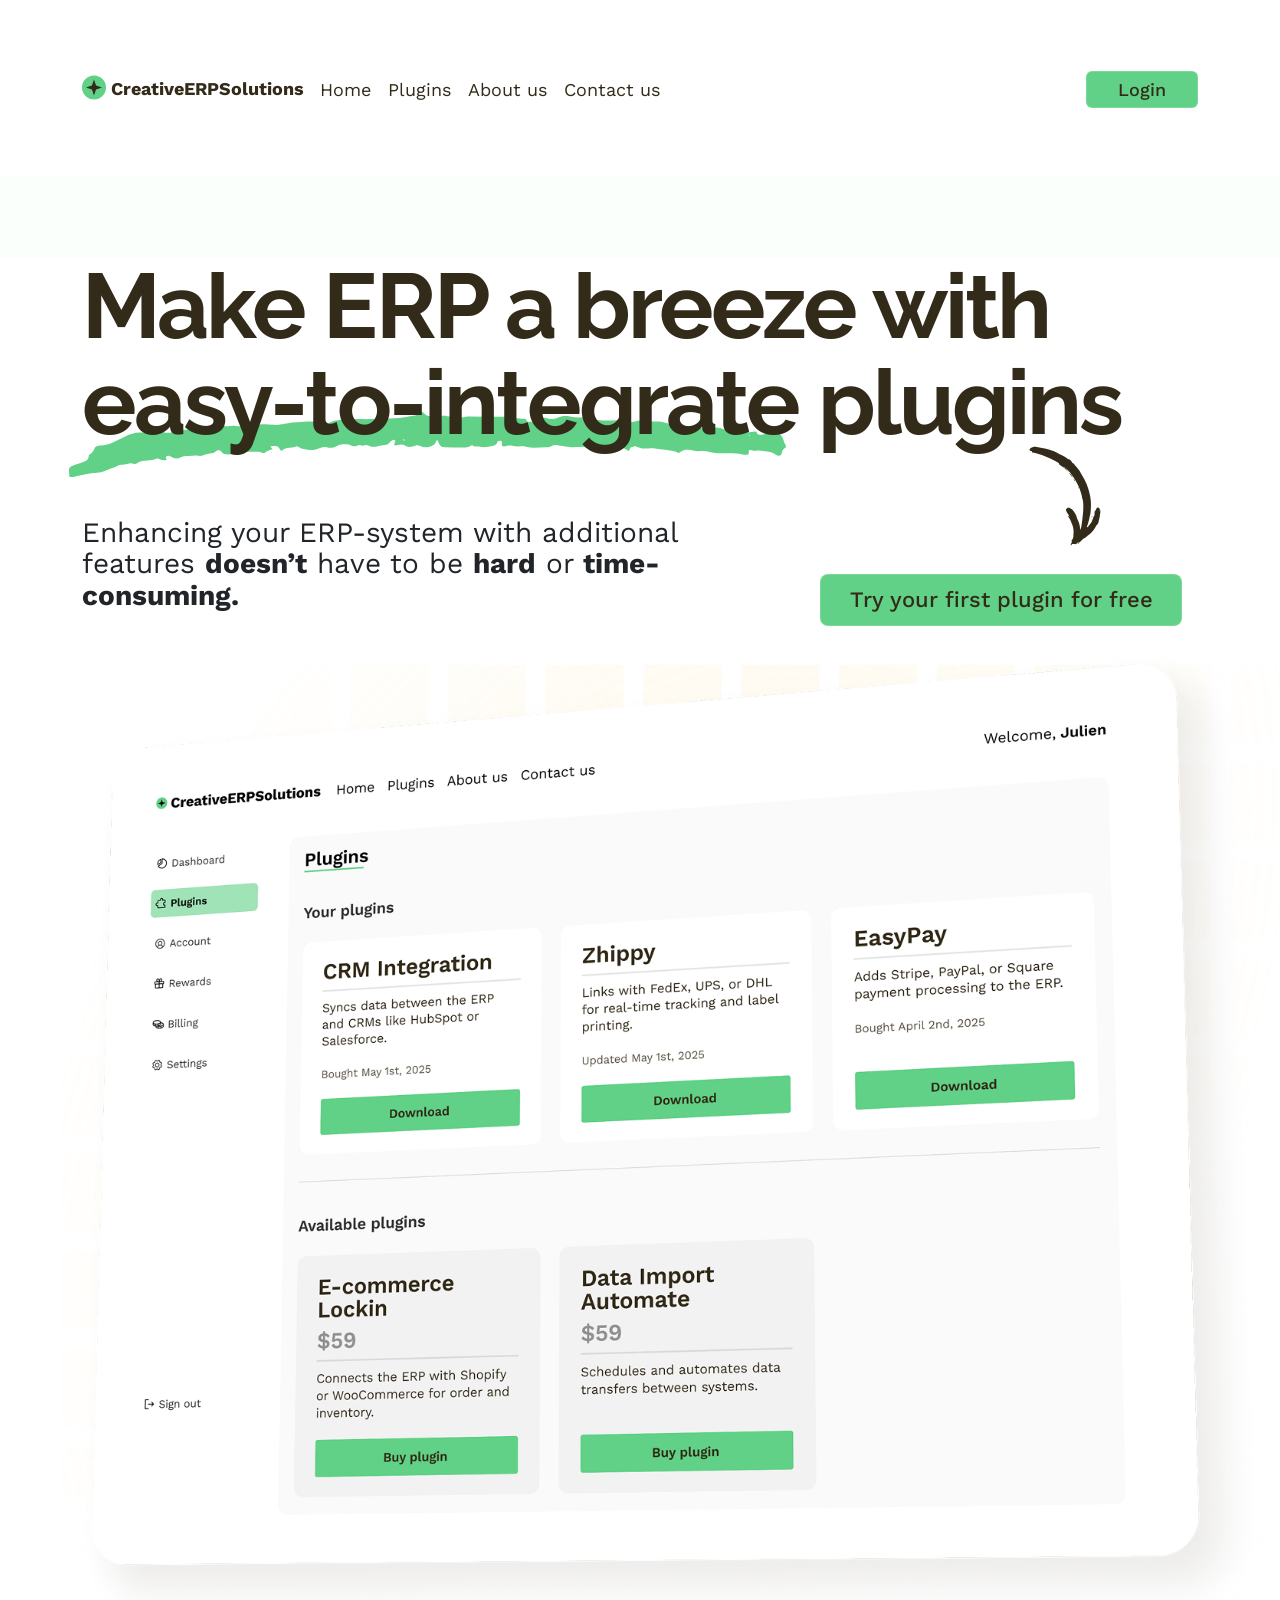
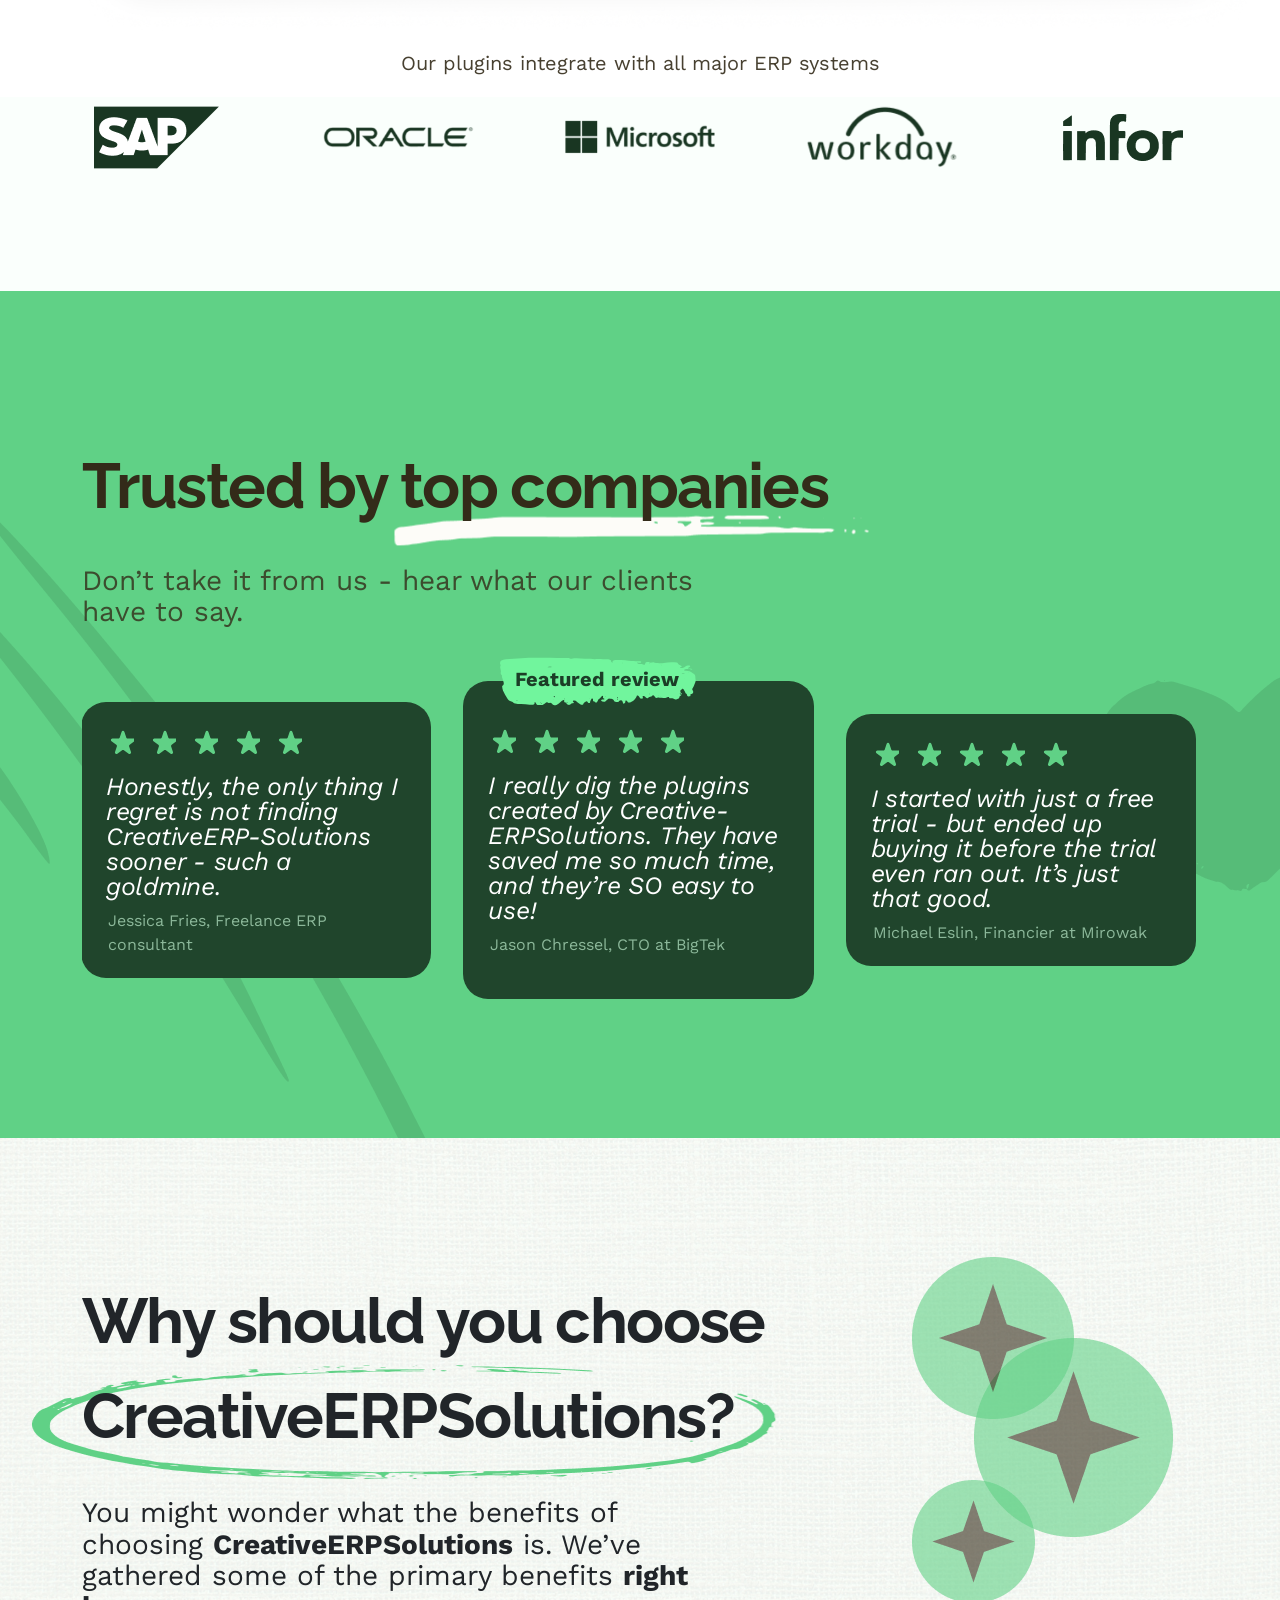
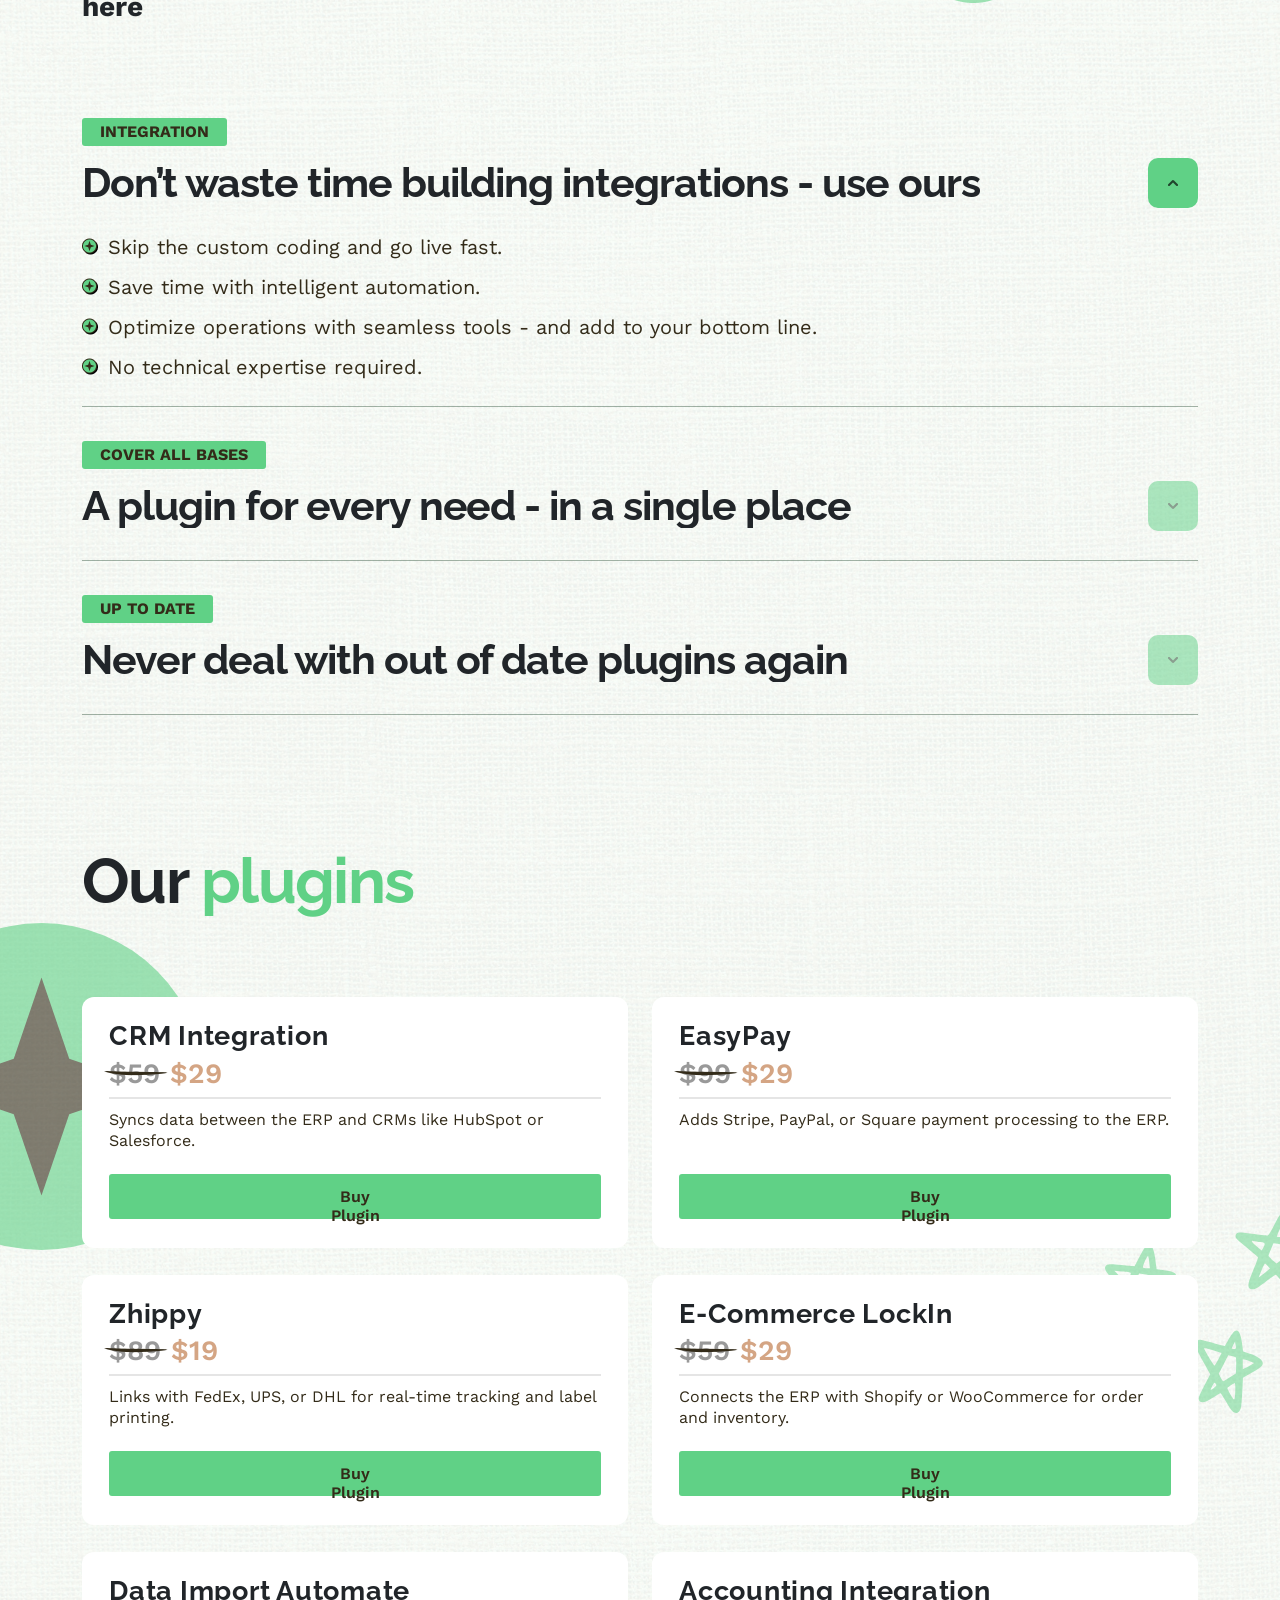
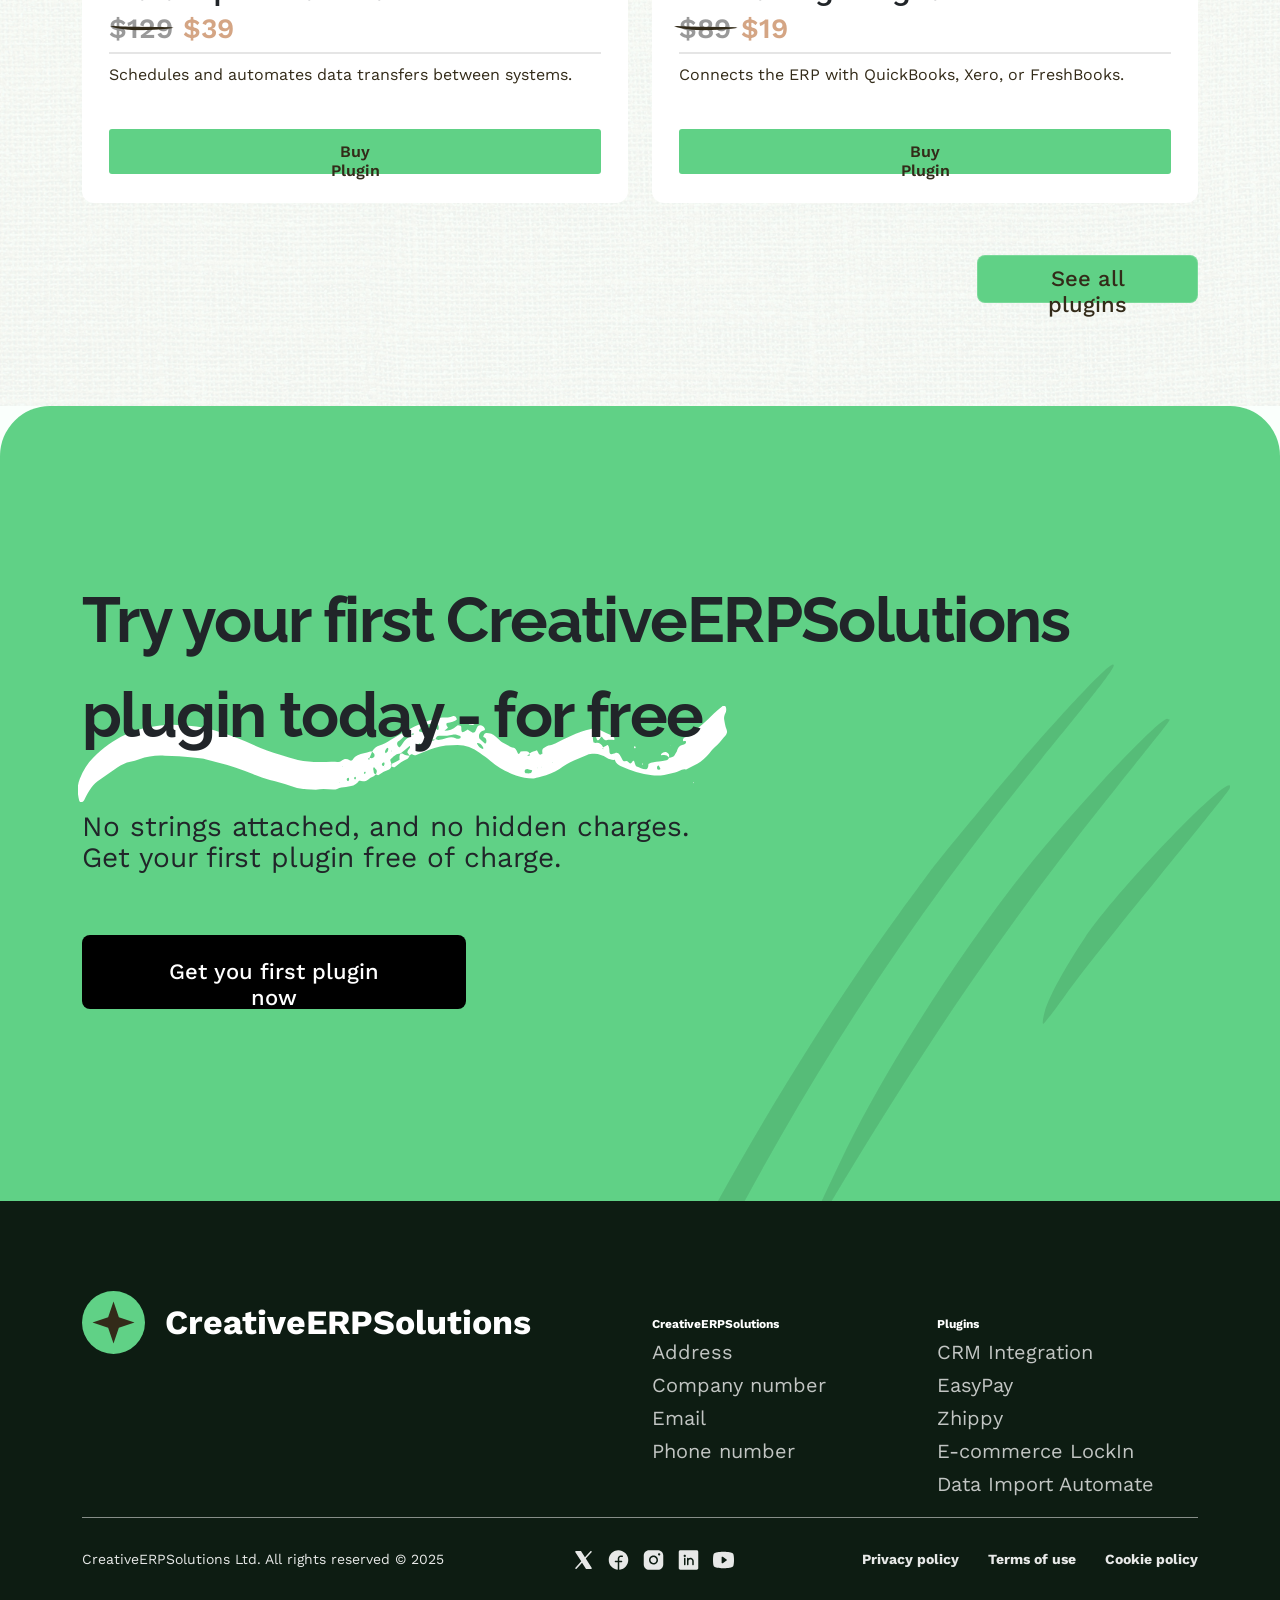
<file: index.html>
<!DOCTYPE html>
<html lang="en">
<head>
<title>CreativeERPSolutions</title>
<link rel="icon" href="images/icon.png" />
<meta charset="utf-8">
<meta http-equiv="X-UA-Compatible" content="IE=edge">
<meta name="description" content="CreativeERPSolutions Project">
<meta name="viewport" content="width=device-width, initial-scale=1">
<link rel="stylesheet" type="text/css" href="styles/bootstrap-5.3.3/bootstrap.min.css">
<link rel="stylesheet" href="https://cdn.jsdelivr.net/npm/bootstrap-icons@1.11.3/font/bootstrap-icons.min.css">
<link rel="stylesheet" type="text/css" href="plugins/OwlCarousel2-2.3.4/owl.carousel.css">
<link rel="stylesheet" type="text/css" href="plugins/OwlCarousel2-2.3.4/owl.theme.default.css">
<link rel="stylesheet" type="text/css" href="plugins/OwlCarousel2-2.3.4/animate.css">
<link rel="stylesheet" type="text/css" href="styles/main_styles.css">
<link rel="stylesheet" type="text/css" href="styles/responsive.css">
</head>
<body>
    <!-- Outer wrapper container for the website -->
     <div class="super_container">
        <!-- Header -->
        <header class="header">
            <div class="container">
                <div class="row">
                    <div class="col">
                        <div class="main_nav_container d-flex flex-row align-items-center justify-content-start">
                            <nav class="navbar navbar-expand-md trans_200" id="main_nav">
                                <div class="navbar-header main_nav_logo">
                                    <a href="#" class="d-flex flex-row align-items-center justify-content-start">
                                        <!-- LOGO -->
                                        <div class="nav_logo">
                                            <img src="images/logo.svg" alt="">
                                        </div>
                                        <div class="brand_text">CreativeERPSolutions</div>
                                    </a>
                                </div>
                                <div class="collapse navbar-collapse nav_links">
                                    <ul class="d-flex flex-row justify-content-start">
                                        <li><a href="#">Home</a></li>
                                        <li><a href="#">Plugins</a></li>
                                        <li><a href="#">About us</a></li>
                                        <li><a href="#">Contact us</a></li>
                                    </ul>
                                </div>
                            </nav>
                            
                            <button id="login_button" class="login_button d-flex flex-row align-items-center justify-content-center ml-a d-none d-sm-block">
                                <span>Login</span>
                            </button>
                            
                            <!-- Hamburger Button -->
                            <button class="navbar-toggler d-sm-none d-sm-block" type="button" data-bs-toggle="collapse" data-bs-target="#navbarNav">
                                <span class="navbar-toggler-default">
                                    <i class="bi-list"></i>
                                </span>
                                <span class="navbar-toggler-toggled">
                                    <i class="bi-x"></i>
                                </span>
                            </button>
                        </div>
                    </div>
                </div>
            </div>
        </header>
        <!-- Menu -->
        <div class="menu trans_400">
            <div class="main_links ">
                <ul class="d-flex flex-column">
                    <li>
                        <a href="#">
                            <span>Home</span>
                        </a>
                    </li>
                    <li>
                        <a href="#">
                            <span>Plugins</span>
                        </a>
                    </li>
                    <li class="active">
                        <a href="#">
                            <span>About us</span>
                        </a>
                    </li>
                    <li>
                        <a href="#">
                            <span>Contact us</span>
                        </a>
                    </li>
                </ul>
                <button class="menu_button" id="menu_button"><span>Login</span></button>
            </div>
        </div>
        <!-- Home Section -->
         <div class="home_section d-flex flex-column">
            <!-- Hero Section -->
            <section class="hero_section">
                <div class="container">
                    <div class="row">
                        <div class="col">
                            <div class="hero_title_container">
                                <h1 class="hero_title">Make ERP a breeze with <span>easy-to-integrate<img src="images/vector_1.svg" alt="green vector image" class="hero_vector_1"></span> plugins</h1>
                            </div>
                            <p class="hero_description section_subtitle">Enhancing your ERP-system with additional features <span>doesn’t</span> have to be <span>hard</span> or <span>time-consuming.</span></p>
                            <div class="hero_CTA trans_200 d-none d-sm-block">
                                <img class="hero_vector_2" src="images/vector_2.svg" alt="">
                                <a href="#">
                                    <span>Try your first plugin for free</span>
                                </a>
                            </div>
                        </div>
                    </div>
                </div>
            </section>

            <!-- Hero Dashboard Image -->
            <section class="hero_dashboard_image_section">
                <div class="container-fluid">
                    <div class="row">
                        <div class="col">
                            <div class="hero_dashboard_image d-flex justify-content-center">
                                <img src="images/Dashboard-Image-3.png" alt="">
                            </div>
                            <div class="hero_CTA_2_container">
                                <div class="hero_CTA hero_CTA_2 trans_200 d-sm-none d-sm-block">
                                    <img class="hero_vector_2" src="images/vector_2.svg" alt="">
                                    <a href="#">
                                        <span>Try your first plugin for free</span>
                                    </a>
                                </div>
                            </div>
                        </div>
                    </div>
                </div>
            </section>
         </div>

         <!-- BRANDS -->
          <section class="brands">
            <div class="container">
                <div class="row">
                    <div class="col">
                        <p class="brands_title">Our plugins integrate with all major ERP systems</p>
                        <div class="brands_slider_container">
                            <div class="owl-carousel owl-theme brands_slider" id="brands_slider">

                                <!-- Slide -->
                                <div>
                                    <img src="images/brand - SAP logo.png" alt="">
                                </div>
                                <!-- Slide -->
                                <div>
                                    <img src="images/brand - Oracle.png" alt="">
                                </div>
                                <!-- Slide -->
                                <div>
                                    <img src="images/brand - Microsoft (logo — Black).png" alt="">
                                </div>
                                <!-- Slide -->
                                <div>
                                    <img src="images/brand - Workday logo.png" alt="">
                                </div>
                                <!-- Slide -->
                                <div>
                                    <img src="images/brand - infor-1 logo.png" alt="">
                                </div>

                            </div>
                        </div>
                    </div>
                </div>
            </div>
          </section>

          <!-- TESTIMONIALS -->
           <section class="testimonials">
                <div class="container z-1">
                    <div class="row">
                        <div class="col">
                            <div class="testimonials_title_container">
                                <h2>Trusted by <span>top companies<img src="images/vector_3.png" alt="white underline svg"></span></h2>
                                <p>Don’t take it from us - hear what our clients have to say.</p>
                            </div>
                            <div class="testimonials_slider_container">
                                <div class="owl-carousel owl-theme" id="testimonials_slider">
                                    <!-- Slide -->
                                     <div>
                                        <div class="testimonial">
                                            <!-- Rating - change the number in rating_1 class to 1-5 -->
                                            <div class="rating rating_5 d-flex flex-row"><div></div><div></div><div></div><div></div><div></div></div>
                                            <div class="t-text text-white">Honestly, the only thing I regret is not finding CreativeERP-Solutions sooner - such a goldmine.</div>
                                            <p>Jessica Fries, Freelance ERP consultant</p>
                                        </div>
                                     </div>
                                     <!-- Slide -->
                                     <div>
                                        <div class="testimonial featured">
                                            <!-- Rating - change the number in rating_1 class to 1-5 -->
                                            <div class="rating rating_5 d-flex flex-row"><div></div><div></div><div></div><div></div><div></div></div>
                                            <div class="t-text text-white">I really dig the plugins created by Creative-ERPSolutions. They have saved me so much time, and they’re SO easy to use!</div>
                                            <p>Jason Chressel, CTO at BigTek</p>
                                            <div class="feat d-flex flex-column align-items-center justify-content-center">
                                                <span>Featured review</span>
                                            </div>
                                        </div>
                                     </div>
                                     <!-- Slide -->
                                     <div>
                                        <div class="testimonial">
                                            <!-- Rating - change the number in rating_1 class to 1-5 -->
                                            <div class="rating rating_5 d-flex flex-row"><div></div><div></div><div></div><div></div><div></div></div>
                                            <div class="t-text text-white">I started with just a free trial - but ended up buying it before the trial even ran out. It’s just that good.</div>
                                            <p>Michael Eslin, Financier at Mirowak</p>
                                        </div>
                                     </div>
                                </div>
                                <div class="test_decor_vector_1">
                                    <img src="images/test_decor_vector_1.png" alt="">
                                </div>
                            </div>
                        </div>
                    </div>
                </div>
                <div class="test_decor_vector_2">
                    <img src="images/test_decor.png" alt="">
                </div>
           </section>

           <!-- Why Choose -->
            <section class="why_choose">
                <div class="background_image" style="background-image:url(images/background.jpg)"></div>
                <div class="container">
                    <div class="row">
                        <div class="col">
                            <!-- Headline -->
                            <div class="why_choose_title_container">
                                <h2>Why should you choose</h2>
                                <h2 class="circled"><span>CreativeERPSolutions?</span></h2>
                                <p class="why_choose_subtitle section_subtitle">You might wonder what the benefits of choosing <span>CreativeERPSolutions</span> is. We’ve gathered some of the primary benefits <span>right here</span></p>
                                <div class="why_choose_decoration">
                                    <img src="images/decoration_circles.png" alt="">
                                </div>
                            </div>
                            <!-- Reasons -->
                            <div class="reasons_container">
                                <!-- Accordions -->
                                <div class="accordions">
                                    <!-- Accordion -->
                                    <div class="accordion_container">
                                        <div class="accordion_badge">Integration</div>
                                        <div class="accordion d-flex flex-row align-items-center justify-content-between active">
                                            <div><h3>Don’t waste time building integrations - use ours</h3></div>
                                            <div class="accordion_arrow d-flex flex-column align-items-center justify-content-center">
                                                <img src="images/arrow_small.png" alt="Small Arrow PNG">
                                            </div>
                                        </div>
                                        <div class="accordion_panel">
                                            <div>
                                                <ul>
                                                    <li class="d-flex flex-row align-items-center"><img src="images/frame 32.png" alt="">Skip the custom coding and go live fast.</li>
                                                    <li class="d-flex flex-row align-items-center"><img src="images/frame 32.png" alt="">Save time with intelligent automation.</li>
                                                    <li class="d-flex flex-row align-items-center"><img src="images/frame 32.png" alt="">Optimize operations with seamless tools - and add to your bottom line.</li>
                                                    <li class="d-flex flex-row align-items-center"><img src="images/frame 32.png" alt="">No technical expertise required.</li>
                                                </ul>
                                            </div>
                                        </div>
                                    </div>
                                    <!-- Accordion -->
                                    <div class="accordion_container">
                                        <div class="accordion_badge">Cover all bases</div>
                                        <div class="accordion d-flex flex-row align-items-center justify-content-between">
                                            <div><h3>A plugin for every need - in a single place</h3></div>
                                            <div class="accordion_arrow d-flex flex-column align-items-center justify-content-center">
                                                <img src="images/arrow_small.png" alt="Small Arrow PNG">
                                            </div>
                                        </div>
                                        <div class="accordion_panel">
                                            <div>
                                                <ul>
                                                    <li class="d-flex flex-row align-items-center"><img src="images/frame 32.png" alt="">Skip the custom coding and go live fast.</li>
                                                    <li class="d-flex flex-row align-items-center"><img src="images/frame 32.png" alt="">Save time with intelligent automation.</li>
                                                    <li class="d-flex flex-row align-items-center"><img src="images/frame 32.png" alt="">Optimize operations with seamless tools - and add to your bottom line.</li>
                                                    <li class="d-flex flex-row align-items-center"><img src="images/frame 32.png" alt="">No technical expertise required.</li>
                                                </ul>
                                            </div>
                                        </div>
                                    </div>
                                    <!-- Accordion -->
                                    <div class="accordion_container">
                                        <div class="accordion_badge">Up to date</div>
                                        <div class="accordion d-flex flex-row align-items-center justify-content-between">
                                            <div><h3>Never deal with out of date plugins again</h3></div>
                                            <div class="accordion_arrow d-flex flex-column align-items-center justify-content-center">
                                                <img src="images/arrow_small.png" alt="Small Arrow PNG">
                                            </div>
                                        </div>
                                        <div class="accordion_panel">
                                            <div>
                                                <ul>
                                                    <li class="d-flex flex-row align-items-center"><img src="images/frame 32.png" alt="">Skip the custom coding and go live fast.</li>
                                                    <li class="d-flex flex-row align-items-center"><img src="images/frame 32.png" alt="">Save time with intelligent automation.</li>
                                                    <li class="d-flex flex-row align-items-center"><img src="images/frame 32.png" alt="">Optimize operations with seamless tools - and add to your bottom line.</li>
                                                    <li class="d-flex flex-row align-items-center"><img src="images/frame 32.png" alt="">No technical expertise required.</li>
                                                </ul>
                                            </div>
                                        </div>
                                    </div>
                                </div>
                            </div>
                        </div>
                    </div>
                </div>
            </section>
            
            <!-- Our Plugins -->
             <section class="plugins">
                <div class="background_image" style="background-image:url(images/background.jpg)"></div>
                <div class="container">
                    <div class="row">
                        <div class="col">
                            <div class="plugins_title_container">
                                <h2>Our <span>plugins</span></h2>
                            </div>
                        </div>
                    </div>
                    <div class="row plugins_container">
                        <div class="plugins_decoration_1"><img src="images/plugins_decor_1.svg" alt="A star inside a circle decorative image."></div>
                        <div class="plugins_decoration_2"><img src="images/plugins_decor_2.svg" alt="3 decorative stars"></div>
                        <!-- Plugin -->
                         <div class="col-xxl-4 col-md-6 col-12">
                            <div class="plugin">
                                <div class="plugin_title">
                                    <h4>CRM Integration</h4>
                                </div>
                                <div class="plugin_price">
                                    <span>$59</span><span>$29</span>
                                </div>
                                <div class="plugin_description">
                                    <p>Syncs data between the ERP and CRMs like HubSpot or Salesforce.</p>
                                </div>
                                <button class="buy_plugin_button d-flex flex-row align-items-center justify-content-center"><span>Buy Plugin</span></button>
                            </div>
                         </div>
                         <!-- Plugin -->
                         <div class="col-xxl-4 col-md-6 col-12">
                            <div class="plugin">
                                <div class="plugin_title">
                                    <h4>EasyPay</h4>
                                </div>
                                <div class="plugin_price">
                                    <span>$99</span><span>$29</span>
                                </div>
                                <div class="plugin_description">
                                    <p>Adds Stripe, PayPal, or Square payment processing to the ERP.</p>
                                </div>
                                <button class="buy_plugin_button d-flex flex-row align-items-center justify-content-center"><span>Buy Plugin</span></button>
                            </div>
                         </div>
                         <!-- Plugin -->
                         <div class="col-xxl-4 col-md-6 col-12">
                            <div class="plugin">
                                <div class="plugin_title">
                                    <h4>Zhippy</h4>
                                </div>
                                <div class="plugin_price">
                                    <span>$89</span><span>$19</span>
                                </div>
                                <div class="plugin_description">
                                    <p>Links with FedEx, UPS, or DHL for real-time tracking and label printing.</p>
                                </div>
                                <button class="buy_plugin_button d-flex flex-row align-items-center justify-content-center"><span>Buy Plugin</span></button>
                            </div>
                         </div>
                         <!-- Plugin -->
                         <div class="col-xxl-4 col-md-6 col-12">
                            <div class="plugin">
                                <div class="plugin_title">
                                    <h4>E-Commerce LockIn</h4>
                                </div>
                                <div class="plugin_price">
                                    <span>$59</span><span>$29</span>
                                </div>
                                <div class="plugin_description">
                                    <p>Connects the ERP with Shopify or WooCommerce for order and inventory.</p>
                                </div>
                                <button class="buy_plugin_button d-flex flex-row align-items-center justify-content-center"><span>Buy Plugin</span></button>
                            </div>
                         </div>
                         <!-- Plugin -->
                         <div class="col-xxl-4 col-md-6 col-12">
                            <div class="plugin">
                                <div class="plugin_title">
                                    <h4>Data Import Automate</h4>
                                </div>
                                <div class="plugin_price">
                                    <span>$129</span><span>$39</span>
                                </div>
                                <div class="plugin_description">
                                    <p>Schedules and automates data transfers between systems.</p>
                                </div>
                                <button class="buy_plugin_button d-flex flex-row align-items-center justify-content-center"><span>Buy Plugin</span></button>
                            </div>
                         </div>
                         <!-- Plugin -->
                         <div class="col-xxl-4 col-md-6 col-12">
                            <div class="plugin">
                                <div class="plugin_title">
                                    <h4>Accounting Integration</h4>
                                </div>
                                <div class="plugin_price">
                                    <span>$89</span><span>$19</span>
                                </div>
                                <div class="plugin_description">
                                    <p>Connects the ERP with QuickBooks, Xero, or FreshBooks.</p>
                                </div>
                                <button class="buy_plugin_button d-flex flex-row align-items-center justify-content-center"><span>Buy Plugin</span></button>
                            </div>
                         </div>
                    </div>
                    <div class="row plugins_link_button_container">
                        <div class="col">
                            <div class="d-flex flex-row justify-content-sm-end justify-content-center">
                                <button class="plugins_link_button" id="plugins_link_button"><span>See all plugins</span></button>
                            </div>
                        </div>
                    </div>
                </div>
             </section>

            <!-- Free Trial -->
            <section class="free_trial">
                <div class="free_trial_decor"><img src="images/free_trial_decor.svg" alt=""></div>
                <div class="container">
                    <div class="row">
                        <div class="col">
                            <div class="free_trial_content">
                                <h2>Try your first CreativeERPSolutions <span>plugin today - for free<img src="images/vector_6.svg" alt="wavy underline vector"></span></h2>
                                <p>No strings attached, and no hidden charges. Get your first plugin free of charge.</p>
                                <button class="free_trial_button" id="free_trial_button"><span>Get you first plugin now</span></button>
                            </div>
                        </div>
                    </div>
                </div>
            </section>

            <!-- Footer -->
            <footer class="footer">
                <div class="container">
                    <div class="row footer_content">
                        <div class="col-md-6">
                            <div class="footer_logo_container d-flex flex-row align-items-center justify-content-start">
                                <a href="#" class="d-flex flex-row align-items-center justify-content-start">
                                    <img src="images/footer_logo.svg" alt="Footer logo">
                                    <h5>CreativeERPSolutions</h5>
                                </a>
                            </div>
                        </div>
                        <div class="col-md-3">
                            <div class="footer_links_container">
                                <h5>CreativeERPSolutions</h5>
                                <ul class="footer_links">
                                    <li><a href="#">Address</a></li>
                                    <li><a href="#">Company number</a></li>
                                    <li><a href="#">Email</a></li>
                                    <li><a href="#">Phone number</a></li>
                                </ul>
                            </div>
                        </div>
                        <div class="col-md-3">
                            <div class="footer_links_container">
                                <h5>Plugins</h5>
                                <ul class="footer_links">
                                    <li><a href="#">CRM Integration</a></li>
                                    <li><a href="#">EasyPay</a></li>
                                    <li><a href="#">Zhippy</a></li>
                                    <li><a href="#">E-commerce LockIn</a></li>
                                    <li><a href="#">Data Import Automate</a></li>
                                </ul>
                            </div>
                        </div>
                    </div>
                    <div class="row">
                        <div class="col">
                            <div class="footer_bar d-flex flex-row align-items-center justify-content-between">
                                <small class="copyright">CreativeERPSolutions Ltd. All rights reserved © 2025</small>
                                <div class="footer_social">
                                    <ul class="d-flex flex-row align-items-center justify-content-center">
                                        <li><a href="#"><img src="images/logo_x.svg" alt="X (Twitter) logo"></a></li>
                                        <li><a href="#"><img src="images/logo_fb.svg" alt="Facebook logo"></a></li>
                                        <li><a href="#"><img src="images/logo_insta.svg" alt="Instagram logo"></a></li>
                                        <li><a href="#"><img src="images/logo_li.svg" alt="LinkedIn logo"></a></li>
                                        <li><a href="#"><img src="images/logo_yt.svg" alt="YouTube logo"></a></li>
                                    </ul>
                                </div>
                                <div class="footer_extra">
                                    <ul class="d-flex flex-row align-items-center justify-content-between">
                                        <li><a href="#">Privacy policy</a></li>
                                        <li><a href="#">Terms of use</a></li>
                                        <li><a href="#">Cookie policy</a></li>
                                    </ul>
                                </div>
                            </div>
                        </div>
                    </div>
                </div>
            </footer>

     </div>
    
        
<script src="js/jquery-3.6.4.min.js"></script>
<script src="styles/bootstrap-5.3.3/popper.js"></script>
<script src="styles/bootstrap-5.3.3/bootstrap.min.js"></script>
<script src="plugins/OwlCarousel2-2.3.4/owl.carousel.js"></script>
<script src="js/custom.js"></script>
</body>
</html>
</file>
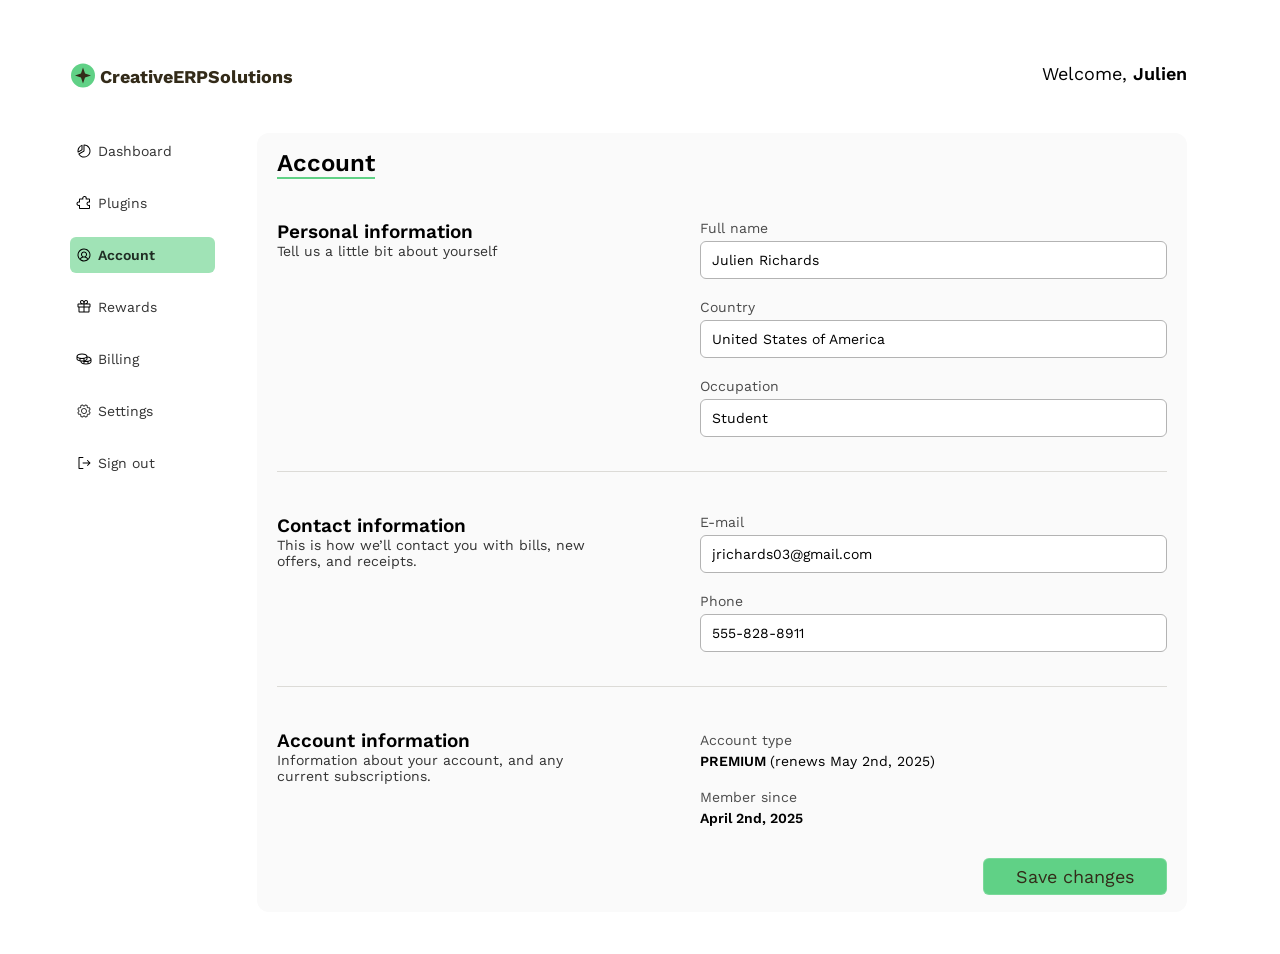
<file: dashboard.html>
<!DOCTYPE html>
<html lang="en">
<head>
<title>Dashboard</title>
<link rel="icon" href="images/icon.png" />
<meta charset="utf-8">
<meta http-equiv="X-UA-Compatible" content="IE=edge">
<meta name="description" content="CreativeERPSolutions Dashboard Project">
<meta name="viewport" content="width=device-width, initial-scale=1">
<link rel="stylesheet" type="text/css" href="styles/bootstrap-5.3.3/bootstrap.min.css">
<link rel="stylesheet" href="https://cdn.jsdelivr.net/npm/bootstrap-icons@1.11.3/font/bootstrap-icons.min.css">
<link rel="stylesheet" type="text/css" href="styles/dashboard_styles.css">
<link rel="stylesheet" type="text/css" href="styles/dashboard_responsive.css">
</head>
<body>

<div class="super_container d-flex flex-column align-items-center">
    <div class="container-fluid">
        <div class="row">
            <div class="col">
               <div class="dashboard_container d-flex flex-column">
                    <!-- Header -->
                    <header class="header">
                        <div class="main_nav_container d-flex flex-row align-items-center justify-content-start">
                            <nav class="navbar navbar-expand-md d-flex flex-row trans_200" id="main_nav">
                                <div class="navbar-header main_nav_logo">
                                    <a href="#" class="d-flex flex-row align-items-center justify-content-start">
                                        <div class="nav_logo">
                                            <img src="images/logo.svg" alt="">
                                        </div>
                                        <div class="brand_text">CreativeERPSolutions</div>
                                    </a>
                                </div>
                                <!-- Hamburger Button -->
                                <button class="navbar-toggler d-sm-none d-sm-block" type="button" data-bs-toggle="collapse" data-bs-target="#navbarNav">
                                    <span class="navbar-toggler-default">
                                        <i class="bi-list"></i>
                                    </span>
                                    <span class="navbar-toggler-toggled">
                                        <i class="bi-x"></i>
                                    </span>
                                </button>
                            </nav>
                            <div class="greeting d-none d-sm-block"><span>Welcome,</span><span> Julien</span></div>
                        </div>
                    </header>
                    <!-- Menu -->
                    <div class="menu trans_400">
                        <div class="sidebar">
                            <div class="main_links ">
                                <ul class="d-flex flex-column">
                                    <li>
                                        <a href="#">
                                            <img src="images/dash_icon_1.svg" alt="">
                                            <span>Dashboard</span>
                                        </a>
                                    </li>
                                    <li>
                                        <a href="#">
                                            <img src="images/dash_icon_2.svg" alt="">
                                            <span>Plugins</span>
                                        </a>
                                    </li>
                                    <li class="active">
                                        <a href="#">
                                            <img src="images/dash_icon_3.svg" alt="">
                                            <span>Account</span>
                                        </a>
                                    </li>
                                    <li>
                                        <a href="#">
                                            <img src="images/dash_icon_4.svg" alt="">
                                            <span>Rewards</span>
                                        </a>
                                    </li>
                                    <li>
                                        <a href="#">
                                            <img src="images/dash_icon_5.svg" alt="">
                                            <span>Billing</span>
                                        </a>
                                    </li>
                                    <li>
                                        <a href="#">
                                            <img src="images/dash_icon_6.svg" alt="">
                                            <span>Settings</span>
                                        </a>
                                    </li>
                                    <li>
                                        <a href="#">
                                            <img src="images/dash_icon_7.svg" alt="">
                                            <span>Sign out</span>
                                        </a>
                                    </li>
                                </ul>
                            </div>
                        </div>
                    </div>
                    <div class="dashboard_container_inner d-flex flex-sm-row flex-column">
                        <div class="sidebar main_sidebar">
                            <div class="main_links ">
                                <ul class="d-flex flex-column">
                                    <li>
                                        <a href="#">
                                            <img src="images/dash_icon_1.svg" alt="">
                                            <span>Dashboard</span>
                                        </a>
                                    </li>
                                    <li>
                                        <a href="#">
                                            <img src="images/dash_icon_2.svg" alt="">
                                            <span>Plugins</span>
                                        </a>
                                    </li>
                                    <li class="active">
                                        <a href="#">
                                            <img src="images/dash_icon_3.svg" alt="">
                                            <span>Account</span>
                                        </a>
                                    </li>
                                    <li>
                                        <a href="#">
                                            <img src="images/dash_icon_4.svg" alt="">
                                            <span>Rewards</span>
                                        </a>
                                    </li>
                                    <li>
                                        <a href="#">
                                            <img src="images/dash_icon_5.svg" alt="">
                                            <span>Billing</span>
                                        </a>
                                    </li>
                                    <li>
                                        <a href="#">
                                            <img src="images/dash_icon_6.svg" alt="">
                                            <span>Settings</span>
                                        </a>
                                    </li>
                                    <li>
                                        <a href="#">
                                            <img src="images/dash_icon_7.svg" alt="">
                                            <span>Sign out</span>
                                        </a>
                                    </li>
                                </ul>
                            </div>
                        </div>
                        <div class="greeting2 d-block d-sm-none"><span>Welcome,</span><span> Julien</span></div>
                        <main class="main_content">
                            <h3 class="main_content_title">Account</h3>
                            <!-- Personal Information -->
                            <section class="main_section personal_info_section d-flex flex-lg-row flex-column">
                                <div class="section_title">
                                    <h4>Personal information</h4>
                                    <p>Tell us a little bit about yourself</p>
                                </div>
                                <div class="section_form">
                                    <form action="#">
                                        <div>
                                            <label for="input_name">Full name</label>
                                            <input type="text" placeholder="Julien Richards" class="custom_input" id="input_name">
                                        </div>
                                        <div>
                                            <label for="input_country">Country</label>
                                            <input type="text" placeholder="United States of America" class="custom_input" id="input_country">
                                        </div>
                                        <div>
                                            <label for="input_occupation">Occupation</label>
                                            <input type="text" placeholder="Student" class="custom_input" id="input_occupation">
                                        </div>
                                    </form>
                                </div>
                            </section>

                            <!-- Contact Information -->
                            <section class="main_section personal_info_section d-flex flex-lg-row flex-column">
                                <div class="section_title">
                                    <h4>Contact information</h4>
                                    <p>This is how we’ll contact you with bills, new offers, and receipts.</p>
                                </div>
                                <div class="section_form">
                                    <form action="#">
                                        <div>
                                            <label for="input_email">E-mail</label>
                                            <input type="text" placeholder="jrichards03@gmail.com" class="custom_input" id="input_email">
                                        </div>
                                        <div>
                                            <label for="input_phone">Phone</label>
                                            <input type="text" placeholder="555-828-8911" class="custom_input" id="input_phone">
                                        </div>
                                    </form>
                                </div>
                            </section>

                            <!-- Account Information -->
                            <section class="main_section personal_info_section d-flex flex-lg-row flex-column">
                                <div class="section_title">
                                    <h4>Account information</h4>
                                    <p>Information about your account, and any current subscriptions.</p>
                                </div>
                                <div class="section_info_container">
                                    <ul>
                                        <li class="section_info">
                                            <span>Account type</span>
                                            <p>PREMIUM <span>(renews May 2nd, 2025)</span></p>
                                        </li>
                                        <li class="section_info">
                                            <span>Member since</span>
                                            <p>April 2nd, 2025</span></p>
                                        </li>
                                    </ul>
                                </div>
                            </section>

                            <!-- Button -->
                            <div class="button_container d-flex flex-row justify-content-end">
                                <button class="save_changes_button"><span>Save changes</span></button>
                            </div>

                        </main>
                    </div>
                    
                </div>
            </div>
        </div>
    </div>
 
</div>

<script src="js/jquery-3.6.4.min.js"></script>
<script src="styles/bootstrap-5.3.3/popper.js"></script>
<script src="styles/bootstrap-5.3.3/bootstrap.min.js"></script>
<script src="js/dashboard.js"></script>
</body>
</html>
</file>
<file: styles/main_styles.css>
@charset "utf-8";
/* CSS Document */

/******************************

[Table of Contents]

1. Fonts
2. Body and some general stuff
3. Header
4. Menu
5. Hero Section
6. Brands
7. Testimonials
8. Why Choose
9. Our Plugins
10. Free Trial
11. Footer



******************************/

/***********
1. Fonts
***********/

@import url('https://fonts.googleapis.com/css2?family=Raleway:ital,wght@0,100..900;1,100..900&family=Work+Sans:ital,wght@0,100..900;1,100..900&display=swap');

/*********************************
2. Body and some general stuff
*********************************/
:root
{
	--font1: "Work Sans", sans-serif;
	--font2: "Raleway", sans-serif;
	--gray1: #332B19;
	--greenMid: #60D186;
	--greenLight: #9ce1b3;
	--greenLighter: #8CB89A;
	--greenDark: #20452c;
	--white: #ffffff;
	--black: #000000;
	--dark: #0D1C12;
	--bgPrimary: #FAFFFC;
	--accent1: #D4A584;
}

*
{
	margin: 0;
	padding: 0;
	-webkit-font-smoothing: antialiased;
	-moz-font-smoothing: antialiased;
	-o-font-smoothing: antialiased;
	-webkit-text-shadow: rgba(0,0,0,.01) 0 0 1px;
	-moz-text-shadow: rgba(0,0,0,.01) 0 0 1px;
	-o-text-shadow: rgba(0,0,0,.01) 0 0 1px;
	text-shadow: rgba(0,0,0,.01) 0 0 1px;
}
body
{
	font-family: var(--font1);
	background: var(--bgPrimary);
}
div
{
	display: block;
	position: relative;
	-webkit-box-sizing: border-box;
    -moz-box-sizing: border-box;
    box-sizing: border-box;
}
ul
{
	list-style: none;
	margin-bottom: 0px;
	padding-left: 0;
}
p
{
	-webkit-font-smoothing: antialiased;
	-webkit-text-shadow: rgba(0,0,0,.01) 0 0 1px;
	text-shadow: rgba(0,0,0,.01) 0 0 1px;
}
p a
{
	display: inline;
	position: relative;
	color: inherit;
	border-bottom: solid 1px #ffa07f;
	-webkit-transition: all 200ms ease;
	-moz-transition: all 200ms ease;
	-ms-transition: all 200ms ease;
	-o-transition: all 200ms ease;
	transition: all 200ms ease;
}
p:last-of-type
{
	margin-bottom: 0;
}
a
{
	-webkit-transition: all 200ms ease;
	-moz-transition: all 200ms ease;
	-ms-transition: all 200ms ease;
	-o-transition: all 200ms ease;
	transition: all 200ms ease;
}
a, a:hover, a:visited, a:active, a:link
{
	text-decoration: none;
	-webkit-font-smoothing: antialiased;
	-webkit-text-shadow: rgba(0,0,0,.01) 0 0 1px;
	text-shadow: rgba(0,0,0,.01) 0 0 1px;
}
p a:active
{
	position: relative;
	color: #FF6347;
}
p a:hover
{
	color: #FFFFFF;
	background: #ffa07f;
}
p a:hover::after
{
	opacity: 0.2;
}
::selection
{
	background-color: var(--greenLight);
}
h1{font-size: 91px; letter-spacing: -0.032em;}
h2{font-size: 63px; letter-spacing: -0.025em;}
h3{font-size: 41px; letter-spacing: -0.025em;}
h4{font-size: 27px; letter-spacing: 0.028em;}
h5{font-size: 12px;}
h1, h2, h3, h4, h5, h6
{
	font-family: var(--font2);
	-webkit-font-smoothing: antialiased;
	-webkit-text-shadow: rgba(0,0,0,.01) 0 0 1px;
	text-shadow: rgba(0,0,0,.01) 0 0 1px;
	line-height: 1.1;
	margin-bottom: 0;
	font-weight: 700;
}
h1::selection, 
h2::selection, 
h3::selection, 
h4::selection, 
h5::selection, 
h6::selection
{
	
}
.z-1
{
	z-index: 1;
}
img
{
	max-width: 100%;
}
button:active
{
	outline: none;
}
.form-control
{
	color: #db5246;
}
section
{
	display: block;
	position: relative;
	box-sizing: border-box;
}
.clear
{
	clear: both;
}
.clearfix::before, .clearfix::after
{
	content: "";
	display: table;
}
.clearfix::after
{
	clear: both;
}
.clearfix
{
	zoom: 1;
}
.float_left
{
	float: left;
}
.float_right
{
	float: right;
}
.trans_200
{
	-webkit-transition: all 200ms ease;
	-moz-transition: all 200ms ease;
	-ms-transition: all 200ms ease;
	-o-transition: all 200ms ease;
	transition: all 200ms ease;
}
.trans_300
{
	-webkit-transition: all 300ms ease;
	-moz-transition: all 300ms ease;
	-ms-transition: all 300ms ease;
	-o-transition: all 300ms ease;
	transition: all 300ms ease;
}
.trans_400
{
	-webkit-transition: all 400ms ease;
	-moz-transition: all 400ms ease;
	-ms-transition: all 400ms ease;
	-o-transition: all 400ms ease;
	transition: all 400ms ease;
}
.trans_500
{
	-webkit-transition: all 500ms ease;
	-moz-transition: all 500ms ease;
	-ms-transition: all 500ms ease;
	-o-transition: all 500ms ease;
	transition: all 500ms ease;
}
.fill_height
{
	height: 100%;
}
.super_container
{
	width: 100%;
	overflow: hidden;
}
.prlx_parent
{
	overflow: hidden;
}
.prlx
{
	height: 130% !important;
}
.parallax-window
{
    min-height: 400px;
    background: transparent;
}
.parallax_background
{
	position: absolute;
	top: 0;
	left: 0;
	width: 100%;
	height: 100%;
}
.background_image
{
	position: absolute;
	top: 0;
	left: 0;
	width: 100%;
	height: 100%;
	background-repeat: no-repeat;
	background-size: cover;
	background-position: center center;
}
.nopadding
{
	padding: 0px !important;
}
.owl-carousel,
.owl-carousel .owl-stage-outer,
.owl-carousel .owl-stage,
.owl-carousel .owl-item
{
	height: 100%;
}
.slide
{
	height: 100%;
}

/*********************************
3. Header
*********************************/

.header
{
	position: relative;
	background-color: var(--white);
	width: 100%;
	z-index: 1000;
}
.header.scrolled
{
	box-shadow: 0 2px 10px rgba(0, 0, 0, 0.075);
}
.navbar.scrolled
{
	padding-top: 25px;
	padding-bottom: 25px;
}
.main_nav_container
{
	max-width: 1210px;
}
/* fixer */
.main_nav_container .container-fluid
{
	padding-left: 0!important;
	padding-right: 0!important;
}
.navbar
{
	display: table;
	position: relative;
	width: 100%;
	height: 40px;
	padding-top: 72px;
	padding-bottom: 72px;
}
.navbar-header
{
	float: left;
}
.navbar-header a
{
	font-family: var(--font1);
	font-size: 18px;
	color: #332B19;
	font-weight: 700;
}
.main_nav
{
	margin-right: auto;
}
.brand_text
{
	font-family: var(--font1);
	font-size: 18px;
	color: var(--gray1);
	font-weight: 700;
	-webkit-transform: translateY(2px);
	-moz-transform: translateY(2px);
	-ms-transform: translateY(2px);
	-o-transform: translateY(2px);
	transform: translateY(2px);
	padding-left: 5px;
	margin-right: 16px;
}
.nav_links
{
	padding-top: 4px;
}
.nav_links ul li:not(:last-child)
{
	margin-right: 17px;
}
.nav_links ul li a
{
	font-family: var(--font1);
	font-size: 18px;
	color: var(--gray1);
	font-weight: 400;
	white-space: nowrap;
}
.nav_links ul li a:hover
{
	color: var(--greenMid);
}
/* Login Button */
.login_button
{
	/* Login  */

	box-sizing: border-box;

	/* Auto layout */

	width: 112px;
	height: 37px;

	background: #60D186;
	border: 1px solid rgba(255, 255, 255, 0.16);
	border-radius: 6px;

	/* Inside auto layout */
	flex: none;
	order: 1;
	flex-grow: 0;
	/* Font */
	font-family: var(--font1);
	font-size: 18px;
	font-weight: 500;
	color: var(--gray1);
	letter-spacing: 0.01rem;
	-webkit-transform: translateY(2px);
	-moz-transform: translateY(2px);
	-ms-transform: translateY(2px);
	-o-transform: translateY(2px);
	transform: translateY(2px);
}
.login_button:hover
{
	background-color: var(--greenLight);
}
.navbar-toggler
{
	display: none;
	flex-direction: row;
	justify-content: center;
	align-items: center;
	padding: 0px;
	gap: 10px;
	flex-basis: 32px;
	flex-grow: 0;
	flex-shrink: 0;

	width: 32px;
	height: 32px;

	background: #60D186;
	border-radius: 6px;
	z-index: 1001;
	border: none!important;
	outline: none!important;
	font-size: 1.25rem;
}
.navbar-toggler:hover
{
	background-color: var(--greenLight);
}
.navbar-toggler:focus,
.navbar-toggler:focus-visible
{
    outline: none;
    box-shadow: none;
}
.navbar-toggler .navbar-toggler-default
{
	display: flex;
}
.navbar-toggler .navbar-toggler-toggled
{
	display: none;
}
.navbar-toggler.active .navbar-toggler-default
{
	display: none;
}
.navbar-toggler.active .navbar-toggler-toggled
{
	display: flex;
}

/*********************************
4. Menu
*********************************/

.menu
{
	position: relative;
	width: 100%;
	height: 0px;
	background-color: var(--white);
}
.menu.active
{
	height: 331px;
}
.main_links
{
    height: 100%;
	padding-left: 16px;
	padding-right: 20px;
	margin-top: 83px;
}
.main_links ul
{
    padding-left: 0!important;
	padding-bottom: 43px;
	border-bottom: solid 1px rgba(0, 0, 0, 0.1);
}
.main_links ul li
{
    display: block;
    height: 36px;
    border-radius: 6px;
}
.main_links ul li:not(:last-of-type)
{
    margin-bottom: 10px;
}
.main_links ul li:hover, .main_links ul li.active
{
    background-color: var(--greenLight);
}
.main_links ul li a
{
    display: flex;
    flex-direction: row;
    align-items: center;
    justify-content: start;
    height: 100%;
    padding-left: 3px;
}
.main_links ul li a span
{
    font-family: var(--font1);
    font-size: 14px;
    color: rgba(0, 0, 0, 0.8);
    font-weight: 400;
	padding-left: 4px;
}
.main_links ul li:hover a span, .main_links ul li.active a span
{
    font-weight: 600;
}
.menu_button
{
	display: flex;
	flex-direction: row;
	justify-content: center;
	align-items: center;
	gap: 10px;
	width: 100%;
	height: 41px;
	padding: 0;
	margin-top: 24px;
	background: #60D186;
	border-radius: 8px;
	border: none!important;
	outline: none!important;
}
.menu_button span
{
	width: 260px;
	height: 26px;
	font-family: var(--font1);
	font-style: normal;
	font-weight: 500;
	font-size: 16px;
	line-height: 26px;
	color: var(--gray1);
	/* Inside auto layout */
	flex: none;
	order: 0;
	flex-grow: 0;
	border: none;
	outline: none;
}
.menu_button:hover
{
	background-color: var(--greenLight);
}

/*********************************
5. Hero Section
*********************************/

.home_section
{
	background-color: var(--white);
}
.hero_title
{
	max-width: 1173px;
	left: 12px;
	top: 0px;
	font-family: var(--font2);
	font-style: normal;
	font-weight: 700;
	line-height: 1.05em;
	color: #332B19;
}
.hero_title > span
{
	position: relative;
	z-index: 0;
}
.hero_vector_1
{
	display: block;
	position: absolute;
	left: -13px;
	bottom: -22px;
	width: 100%;
	z-index: -1;
}
.hero_vector_2
{
	position: absolute;
	right: 80px;
    bottom: 93px;
}
.section_subtitle
{
	font-family: var(--font1);
    font-size: 28px;
    font-weight: 400;
    line-height: 112.99999999999999%;
}
.section_subtitle span
{
	font-weight: 700;
}
.hero_description
{
	margin-top: 68px;
	max-width: 653px;
}
/* Hero CTA Button */
.hero_CTA
{
	/* Button */

	box-sizing: border-box;
	position: absolute;
	width: 362px;
	height: 52px;
	right: 28px;
	bottom: -15px;
	background: #60D186;
	border: 1px solid rgba(255, 255, 255, 0.16);
	border-radius: 8px;
}
.hero_CTA:hover
{
	background-color: var(--greenLight);
}
.hero_CTA a
{
	display: block;
	width: 100%;
	height: 100%;
	text-align: center;
}
.hero_CTA a span
{
	font-family: var(--font1);
	font-style: normal;
	font-weight: 500;
	font-size: 22px;
	line-height: 50px;
	white-space: nowrap;
	color: #332B19;
}
/* Hero Dashboard Image */
.hero_dashboard_image_section
{
	margin-top: 38px;
}
.hero_dashboard_image
{
	-webkit-transform: translateX(49px);
	-moz-transform: translateX(49px);
	-ms-transform: translateX(49px);
	-o-transform: translateX(49px);
	transform: translateX(49px);
}
.hero_CTA_2_container
{
	margin-top: 54px;
}

/*********************************
6. Brands
*********************************/

.brands
{
	margin-top: -60px;
	padding-bottom: 91px;
}
.brands_title
{
	font-style: normal;
	font-weight: 400;
	font-size: 20px;
	line-height: 113%;
	color: rgba(51, 43, 25, 0.9);
	text-align: center;
}
/* Brands Slider */
.brands_slider_container
{
	height: 125px;
	width: 100%;
}
.owl-carousel,
.owl-carousel .owl-stage-outer,
.owl-carousel .owl-stage,
.owl-carousel .owl-item
{
	height: 100%;
}
.brands_slider.owl-carousel .owl-item img
{
    width: auto;
	/* max-width: none; */
    margin-left: auto;
    margin-right: auto;
}
.owl-carousel .owl-item img
{
    display: block;
    width: 100%;
}
.brands_slider.owl-carousel .owl-item
{
    display: -webkit-box;
    display: -moz-box;
    display: -ms-flexbox;
    display: -webkit-flex;
    display: flex;
    flex-direction: column;
    justify-content: center;
    align-items: center;
}

/*********************************
7. Testimonials
*********************************/

.testimonials
{
	background-color: var(--greenMid);
	padding-top: 161px;
	padding-bottom: 139px;
	max-width: 1710px;
	margin-left: auto;
	margin-right: auto;
	overflow: hidden;
}
.testimonials_title_container h2
{
	color: #332B19;
}
.testimonials_title_container h2 span
{
	position: relative;
	z-index: 12;
}
.testimonials_title_container h2 span img
{
	position: absolute;
	left: 17px;
	bottom: -22px;
	transform: scale(1.105);
	z-index: -1;
}
.testimonials_title_container p
{
	max-width: 630px;
	font-size: 28px;
	line-height: 112.99999999999999%;
	color: #332B19CC;
	margin-top: 44px;
}
#testimonials_slider .owl-stage
{
	display: flex;
	align-items: center;
}
.testimonials_slider_container
{
	margin-top: 0px;
}
.testimonial
{
	background-color: var(--greenDark);
	font-family: var(--font1);
	border-radius: 25px;
	padding-top: 28px;
	padding-left: 29px;
	padding-right: 28px;
	padding-bottom: 21px;
	gap: 14px;
	background: #20452C;
	border-radius: 25px;
}
.testimonial.featured
{
	padding-top: 48px;
	padding-bottom: 42px;
}
.t-text
{
	font-family: var(--font1);
	font-style: italic;
	font-weight: 400;
	font-size: 25px;
	line-height: 100%;
	margin-top: 20px;
	margin-left: -4px;
	letter-spacing: -0.01em;
}
.rating
{
    width: 100%;
	height: 24px;
}
.rating div
{
	margin-right: 42px;
}
.rating div::before
{
	content: "";
	position: absolute;
	top: 0;
	left: 0;
	width: 24px;
	height: 100%;
}
.rating_1 div:first-child::before{background: url("../images/star.svg"); margin-right: 42px;}
.rating_2 div:first-child::before{background: url("../images/star.svg"); margin-right: 60px;}
.rating_2 div:nth-child(2)::before{background: url("../images/star.svg"); margin-right: 60px;}
.rating_3 div:first-child::before{background: url("../images/star.svg"); margin-right: 78px;}
.rating_3 div:nth-child(2)::before{background: url("../images/star.svg"); margin-right: 78px;}
.rating_3 div:nth-child(3)::before{background: url("../images/star.svg"); margin-right: 78px;}
.rating_4 div:first-child::before{background: url("../images/star.svg"); margin-right: 96px;}
.rating_4 div:nth-child(2)::before{background: url("../images/star.svg"); margin-right: 96px;}
.rating_4 div:nth-child(3)::before{background: url("../images/star.svg"); margin-right: 96px;}
.rating_4 div:nth-child(4)::before{background: url("../images/star.svg"); margin-right: 96px;}
.rating_5 div:first-child::before{background: url("../images/star.svg"); margin-right: 96px;}
.rating_5 div:nth-child(2)::before{background: url("../images/star.svg"); margin-right: 114px;}
.rating_5 div:nth-child(3)::before{background: url("../images/star.svg"); margin-right: 114px;}
.rating_5 div:nth-child(4)::before{background: url("../images/star.svg"); margin-right: 114px;}
.rating_5 div:nth-child(5)::before{background: url("../images/star.svg"); margin-right: 114px;}
.testimonial p
{
	font-size: 16px;
	font-weight: 400;
	color: var(--greenLighter);
	margin-top: 10px;
	margin-left: -2px;
}
.testimonials .owl-stage-outer
{
	overflow-y: visible;
	padding-top: 53px;
}
/* Featured Review */
.feat
{
	position: absolute;
	top: -34px;
	left: 35px;
	width: 200px;
	height: 69px;
	background-color: transparent;
	background-image: url("../images/vector_4.svg");
	background-repeat: no-repeat;
	background-position: center;
}
.feat span
{
	font-family: var(--font1);
	font-style: normal;
	font-weight: 700;
	font-size: 20px;
	line-height: 100%;
	color: rgba(0, 0, 0, 0.75);
	transform: translateY(-2px) translateX(-1px);
}
.test_decor_vector_1
{
	position: absolute;
	right: -159px;
	top: 44px;
}
.test_decor_vector_2
{
	position: absolute;
	left: 0px;
	top: 208px;
	z-index: 0;
}

/*********************************
8. Why Choose
*********************************/

.why_choose
{
	padding-top: 149px;
	padding-bottom: 46px;
}
.why_choose_title_container
{

}
.why_choose_title_container h2:last-of-type
{
	position: relative;
	margin-top: 26px;
}
.circled
{
	z-index: 1;
}
.circled span
{
	display: inline-block;
	position: relative;
}
.circled span::after
{
	content: "";
    position: absolute;
    left: -50px;
    bottom: -40px;
    width: 11.9em;
    height: 2em;
    background: url(../images/circle.png) no-repeat;
    background-size: contain;
    z-index: -1;
}
.why_choose_subtitle
{
	margin-top: 46px;
}
.why_choose_title_container .section_subtitle
{
	max-width: 620px;
}
.why_choose_decoration
{
	position: absolute;
	top: -30px;
	right: 25px;
}
.reasons_container
{
	margin-top: 95px;
}
.accordions
{
	width: 100%;
}
.accordion_container
{
	border-bottom: solid 1px #20452C66;
	margin-bottom: 34px;
}
.accordion
{
	width: 100%;
	cursor: pointer;
	font-size: 16px;
	font-weight: 600;
	padding-top: 12px;
	padding-bottom: 39px;
	-webkit-transition: all 200ms ease;
	-moz-transition: all 200ms ease;
	-ms-transition: all 200ms ease;
	-o-transition: all 200ms ease;
	transition: all 200ms ease;
}
.accordion div
{
	max-width: 90%;
	overflow: hidden;
	white-space: nowrap;
	flex-grow: 0;
	flex-shrink: 0;
}
.accordion_badge
{
	display: inline-flex;
	flex-direction: row;
	justify-content: center;
	align-items: center;
	padding: 6px 17px;
	gap: 10px;
	width: auto;
	padding-left: 18px;
	padding-right: 18px;
	height: 28px;
	background: #60D186;
	border-radius: 3px;
	flex: none;
	order: 0;
	flex-grow: 0;
	/* Font */
	font-family: 'Work Sans';
	font-style: normal;
	font-weight: 700;
	font-size: 16px;
	line-height: 100%;
	text-transform: uppercase;
	color: #332B19;
	white-space: nowrap;
}
.accordion_panel
{
	max-height: 0px;
	overflow: hidden;
	margin-top: -10px;
	-webkit-transition: all 500ms ease;
	-moz-transition: all 500ms ease;
	-ms-transition: all 500ms ease;
	-o-transition: all 500ms ease;
	transition: all 500ms ease;
}
.accordion_panel > div
{
	padding-bottom: 10px;
}
.accordion_panel ul 
{
	padding-bottom: 19px;
}
.accordion_panel ul li
{
	/* padding-top: 0px;
	padding-bottom: 7px;
	padding-right: 24px; */

	font-family: var(--font1);
	font-style: normal;
	font-weight: 400;
	font-size: 20px;
	line-height: 100%;

	color: #332B19;
	flex: none;
	order: 1;
	flex-grow: 0;
}
.accordion_panel ul li:not(:last-of-type)
{
	margin-bottom: 20px;
}
.accordion_panel ul li img
{
	margin-right: 10px;
}
.accordion_arrow
{
	display: flex;
	flex-direction: column;
	align-items: flex-start;
	width: 50px;
	height: 50px;
	background: #60D186;
	border-radius: 10px;
	opacity: 0.5;
}
.accordion_arrow:hover
{
	opacity: 1;
}
.accordion_arrow svg
{
	width: 32px;
	height: 32px;
	fill: var(--primary_text);
}
.accordion.active .accordion_arrow
{
	-webkit-transform: rotate(180deg);
	-moz-transform: rotate(180deg);
	-ms-transform: rotate(180deg);
	-o-transform: rotate(180deg);
	transform: rotate(180deg);
	opacity: 1;
}

/*********************************
9. Our Plugins
*********************************/

.plugins
{
	padding-top: 52px;
	padding-bottom: 103px;
}
.plugins_title_container h2 span
{
	color: var(--greenMid);
}
.plugins_container
{
	margin-top: 81px;
}
.plugins_decoration_1
{
	position: absolute;
	top: -74px;
	left: -192px;
	width: 327px;
	height: 327px;
	text-align: center;
	padding: 0;
}
.plugins_decoration_1 img
{
	width: 100%;
}
.plugins_decoration_2
{
	position: absolute;
	top: 217px;
	right: -100px;
	width: 205px;
	height: 199px;
	text-align: center;
	padding: 0;
}
.plugins_decoration_2 img
{
	width: 100%;
}
.plugin
{
	padding-top: 24px;
	padding-bottom: 29px;
	padding-left: 27px;
	padding-right: 27px;
	gap: 10px;
	width: 100%;
	background: var(--white);
	border-radius: 12px;
	margin-bottom: 27px;
}
.plugin_price
{
	margin-top: 9px;
	border-bottom: solid 2px rgba(0,0,0,0.1);
	padding-bottom: 7px;
}
.plugin_price span
{
	font-size: 28px;
	font-weight: 600;
	line-height: 100%;
	color: var(--accent1);
}
.plugin_price span:first-of-type
{
	position: relative;
	color: #999999;
	/* text-decoration: line-through;
	text-decoration-thickness: 3px;
	text-decoration-color: #000000; */
	margin-right: 10px;
}
.plugin_price span:first-of-type::after
{
	display: block;
	position: absolute;
	top: 30%;
	left: 52%;
	-webkit-transform: translate(-50%, -50%);
	-moz-transform: translate(-50%, -50%);
	-ms-transform: translate(-50%, -50%);
	-o-transform: translate(-50%, -50%);
	transform: translate(-50%, -50%);
	content: url("../images/line-through.png");
}
.plugin_description
{
	height: 42px;
	margin-top: 11px;
	font-family: var(--font1);
	font-style: normal;
	font-weight: 400;
	font-size: 16px;
	line-height: 130%;
	/* or 21px */
	color: #332B19;
}
.buy_plugin_button
{
	margin-top: 22px;
	display: flex;
	flex-direction: row;
	justify-content: center;
	align-items: center;
	padding: 13px 28px;
	width: 100%;
	height: 45px;
	background: #60D186;
	border-radius: 3px;
	border: none;
	outline: none;
}
.buy_plugin_button span
{
	width: 83px;
	height: 19px;

	font-family: var(--font1);
	font-style: normal;
	font-weight: 600;
	font-size: 16px;
	line-height: 19px;
	/* identical to box height */

	color: #332B19;

	/* Inside auto layout */
	flex: none;
	order: 0;
	flex-grow: 0;
}
.buy_plugin_button:hover
{
	background-color: var(--greenLight);
}
.plugins_link_button_container
{
	margin-top: 25px;
}
.plugins_link_button
{
	box-sizing: border-box;
	/* Auto layout */
	display: flex;
	flex-direction: row;
	justify-content: center;
	align-items: center;
	padding: 11px 32px;
	gap: 10px;
	width: 221px;
	height: 48px;
	background: #60D186;
	border: 1px solid rgba(255, 255, 255, 0.16);
	border-radius: 8px;
}
.plugins_link_button span
{
	width: 157px;
	height: 26px;
	font-family: var(--font1);
	font-style: normal;
	font-weight: 500;
	font-size: 22px;
	line-height: 26px;
	/* identical to box height */
	color: #332B19;
	/* Inside auto layout */
	flex: none;
	order: 0;
	flex-grow: 0;
}
.plugins_link_button:hover
{
	background: var(--greenLight);
}

/*********************************
10. Free Trial
*********************************/

.free_trial
{
	padding-top: 167px;
	padding-bottom: 192px;
	background-color: var(--greenMid);
	border-top-right-radius: 50px;
	border-top-left-radius: 50px;
	overflow: hidden;
}
.free_trial_content
{
	max-width: 1005px;
}
.free_trial_content h2
{
	line-height: 1.5;
}
.free_trial_content h2 span
{
	position: relative;
	z-index: 1;
	white-space: nowrap;
}
.free_trial_content h2 span img
{
	display: block;
    position: absolute;
    left: 19px;
    bottom: -48px;
    width: 100%;
    z-index: -1;
    transform: scale(1.075);
}
.free_trial_content p
{
	margin-top: 49px;
	font-size: 28px;
	font-weight: 400;
	line-height: 112.99999999999999%;
	max-width: 653px;
}
.free_trial_button
{
	margin-top: 61px;
	display: flex;
	flex-direction: row;
	justify-content: center;
	align-items: center;
	padding: 24px 62px;
	gap: 10px;
	width: 384px;
	height: 74px;
	background: #000000;
	border-radius: 8px;
	border: none!important;
	outline: none!important;
}
.free_trial_button span
{
	width: 260px;
	height: 26px;
	font-family: var(--font1);
	font-style: normal;
	font-weight: 500;
	font-size: 22px;
	line-height: 26px;
	color: var(--white);
	/* Inside auto layout */
	flex: none;
	order: 0;
	flex-grow: 0;
	border: none;
	outline: none;
}
.free_trial_button:hover
{
	background-color: var(--greenDark);
}
.free_trial_decor
{
	position: absolute;
	top: 23px;
	right: 25px;
}

/*********************************
11. Footer
*********************************/

.footer
{
	background-color: var(--dark);
	padding-top: 90px;
}
.footer_content
{
	padding-bottom: 18px;
}
.footer_logo_container
{
	height: 63px;
}
.footer_logo_container a
{
	height: 100%;
}
.footer_logo_container a img
{
	width: 63px;
	height: 63px;
}
.footer_logo_container a h5
{
	font-family: var(--font1);
	font-style: normal;
	font-weight: 700;
	font-size: 34px;
	line-height: 40px;
	/* identical to box height */
	color: #FFFFFF;
	/* Inside auto layout */
	flex: none;
	order: 1;
	flex-grow: 0;
	margin-left: 20px;
}
.footer_links_container
{
	padding-top: 27px;
}
.footer_links_container h5
{
	font-family: var(--font1);
	color: var(--white);
	margin-bottom: 6px;
}
.footer_links_container ul li:not(:last-of-type)
{
	margin-bottom: 3px;
}
.footer_links_container ul li a
{
	font-family: var(--font1);
	font-style: normal;
	font-weight: 400;
	font-size: 20px;
	color: rgba(255, 255, 255, 0.75);
}
.footer_links_container ul li a:hover
{
	color: rgba(255, 255, 255, 1);
}
/* Footer bar */
.footer_bar
{
	height: 90px;
	border-top: solid 1px #868d88;
	padding-bottom: 6px;
}
.footer_bar
{
	flex-wrap: wrap;
}
.copyright
{
	order: 1;
}
.footer_social
{
	order: 2;
}
.footer_extra
{
	order: 3;
}
.copyright, .footer_extra li a
{
	font-size: 14px;
	color: rgba(255,255,255,0.9);
}
.footer_extra li a
{
	font-weight: 700;
}
.footer_social li:not(:last-of-type)
{
	margin-right: 10px;
}
.footer_extra li:not(:last-of-type)
{
	margin-right: 29px;
}
</file>
<file: styles/responsive.css>
@charset "utf-8";
/* CSS Document */

/******************************

[Table of Contents]

1. 1600px
2. 1440px
3. 1280px
4. 1199px
5. 1024px
6. 991px
7. 959px
8. 880px
9. 768px
10. 767px
11. 539px
12. 479px
13. 400px

******************************/

/* Container adjustment */
@media (min-width: 1400px)
{
    .container, .container-lg, .container-md, .container-sm, .container-xl, .container-xxl
    {
        max-width: 1240px;
    }
}

/************
1. 1600px
************/

@media only screen and (max-width: 1600px)
{
	
}

/************
2. 1440px
************/

@media only screen and (max-width: 1440px)
{
	.brands
    {
        margin-top: -45px;
    }
}

/************
3. 1380px
************/

@media only screen and (max-width: 1380px)
{
	.hero_vector_2
    {
        bottom: 79px;
    }
    .free_trial_decor
    {
        top: 253px;
    }
}

/************
3. 1280px
************/

@media only screen and (max-width: 1280px)
{
	
}

/************
4. 1199px
************/

@media only screen and (max-width: 1199px)
{
    .hero_title
    {
        font-size: 72px;
    }
    .hero_CTA
    {
        bottom: -76px;
    }
    .hero_vector_2
    {
        bottom: 86px;
        right: 60px;
    }
    .hero_dashboard_image_section
    {
        margin-top: 87px;
    }
    .why_choose_decoration
    {
        right: -80px;
        opacity: 0.6;
    }
    .free_trial
    {
        padding-top: 137px;
        padding-bottom: 154px;
    }
    .free_trial_content h2
    {
        font-size: 50px;
        line-height: 1.3;
    }
    .footer_logo_container a img
    {
        width: 50px;
        height: 50px;
    }
    .footer_logo_container a h5
    {
        font-size: 24px;
    }
    .footer_links_container ul li a
    {
        font-size: 18px;
    }
    .footer_extra li:not(:last-of-type)
    {
        margin-right: 17px;
    }
}

/************
4. 1100px
************/

@media only screen and (max-width: 1100px)
{
	
}

/************
5. 1024px
************/

@media only screen and (max-width: 1024px)
{
    .brands
    {
        margin-top: -15px;
    }
    .copyright
    {
        order: 2!important;
    }
    .footer_social
    {
        order: 1!important;
        width: 100%!important;
    }
    .footer_extra
    {
        order: 3!important;
    }
    .footer_social ul
    {
        justify-content: end!important;
    }
    .footer_extra li:not(:last-of-type)
    {
        margin-right: 29px;
    }
}

/************
6. 991px
************/

@media only screen and (max-width: 991px)
{
	.container
    {
        max-width: 100%;
        padding-left: 40px!important;
        padding-right: 40px!important;
    }
    .hero_title
    {
        font-size: 64px;
        max-width: 750px;
    }
	.hero_vector_1
    {
        width: 100%;
        bottom: -29px;
    }
}

/************
7. 959px
************/

@media only screen and (max-width: 959px)
{
	
}

/************
8. 880px
************/

@media only screen and (max-width: 880px)
{
    .nav_links ul li:not(:last-child)
    {
        margin-right: 2px;
    }
	.nav_links ul li a
    {
        font-size: 16px;
        margin-right: 15px;
    }
    .hero_title
    {
        margin-top: 23px;
        max-width: 1173px;
        left: 12px;
        top: 0px;
        font-size: 55px;
        line-height: 1.1em;
    }
    .main_links
    {
        margin-top: 0;
    }
    .hero_description
    {
        /* Enhancing your ERP-system with additional features doesn’t have to be hard or time-consuming. */
        margin-top: 26px;
        max-width: 341px;
        left: 15px;

        font-family: 'Work Sans';
        font-style: normal;
        font-weight: 400;
        font-size: 20px;
        line-height: 113%;
        /* or 23px */

        color: rgba(51, 43, 25, 0.9);
    }
    .free_trial_content h2
    {
        font-size: 44px!important;
    }
    .footer_bar
    {
        height: 108px;
    }
    .copyright, .footer_extra li a
    {
        font-size: 12px;
    }
    .footer_social
    {
        padding-top: 3px;
    }
    .copyright, .footer_extra
    {
        transform: translateY(-12px);
    }
}

/************
9. 768px
************/

@media only screen and (max-width: 768px)
{
    h2
    {
        font-size: 43px!important;
    }
    .section_subtitle
    {
        font-size: 20px;
    }
    .navbar
    {
        padding-top: 40px;
        padding-bottom: 40px;
    }
	.collapse
    {
        display: none !important;
    }
    .nav_links ul li a
    {
        font-size: 16px;
        font-weight: 400;
    }
    .hero_title_container
    {
        margin-top: 23px;
    }
    .hero_title
    {
        margin-top: 23px;
        max-width: 1173px;
        left: 12px;
        top: 0px;
        font-size: 55px;
        line-height: 1.1em;
    }
    .hero_vector_1
    {
        width: 97.6%;
        left: -6px;
        bottom: -9px;
    }
    .hero_CTA
    {
        right: 66px;
        width: 281px;
        height: 45px;
        bottom: -86px;
    }
    .hero_vector_2
    {
        right: 38px;
        bottom: 70px;
    }
    .hero_CTA a span
    {
        font-size: 16px;
        line-height: 45px;
    }
    .hero_dashboard_image_section
    {
        margin-top: 100px;
    }
    .hero_dashboard_image
    {
        -webkit-transform: translateX(12px);
        -moz-transform: translateX(12px);
        -ms-transform: translateX(12px);
        -o-transform: translateX(12px);
        transform: translateX(12px);
    }
    .hero_dashboard_image img
    {
        -webkit-transform: scale(1.055);
        -moz-transform: scale(1.055);
        -ms-transform: scale(1.055);
        -o-transform: scale(1.055);
        transform: scale(1.055);
    }
    /* Brands */
    .brands
    {
        margin-top: -33px;
        padding-bottom: 32px;
    }
    /* Testimonials */
    .testimonials
    {
        padding-top: 70px;
        padding-bottom: 87px;
    }
    .testimonials_slider_container
    {
        width: 120%;
    }
    .t-text
    {
        font-size: 20px;
    }
    .testimonial.featured
    {
        padding-top: 34px;
        padding-bottom: 28px;
    }
    .testimonials_title_container p
    {
        max-width: 365px;
        font-size: 20px;
        line-height: 112.99999999999999%;
        margin-top: 24px;
    }
    .testimonials_slider_container
    {
        margin-top: 14px;
    }
    .testimonials_title_container h2 span img
    {
        left: 22px;
        bottom: -8px;
        transform: scale(1.105);
        z-index: -1;
    }
    .feat
    {
        top: -38px;
        left: 28px;
    }
    .circled span::after
    {
        bottom: -25px;
        left: -32px;
    }
    .why_choose
    {
        padding-top: 46px;
    }
    .why_choose_title_container h2:last-of-type
    {
        margin-top: 11px;
    }
    .why_choose_title_container .section_subtitle
    {
        max-width: 525px;
    }
    .why_choose_subtitle
    {
        margin-top: 36px;
        padding-left: 2px;
        line-height: 115%;
    }
    .accordion h3
    {
        max-width: 525px;
    }
    .accordion div
    {
        white-space: normal;
    }
    .reasons_container
    {
        margin-top: 50px;
    }
    .plugins
    {
        padding-bottom: 94px;
    }
    .plugins_decoration_1
    {
        top: -183px;
        left: 35.7%;
        opacity: 40%;
    }
    .plugins_decoration_2
    {
        left: 1000%;
        display: none!important;
    }
    .plugins_link_button
    {
        padding: 11px 32px;
        width: 179px;
        height: 41px;
    }
    .plugins_link_button span
    {
        font-size: 16px;
    }
    .free_trial
    {
        padding-top: 36px;
        padding-bottom: 76px;
    }
    .free_trial h2
    {
        font-size: 36px!important;
    }
    .free_trial_content h2
    {
        line-height: 110.00000000000001%
    }
    .free_trial_content h2 span img
    {
        left: 11px;
        bottom: -19px;
        transform: scale(1.05);
    }
    .free_trial_content p
    {
        font-size: 20px;
        max-width: 485px;
    }
    .free_trial_button
    {
        margin-top: 29px;
        width: 265px;
        height: 41px;
    }
    .free_trial_button span
    {
        font-size: 16px;
    }
    .free_trial_decor
    {
        top: 100px;
    }
    .footer_logo_container
    {
        height: 40px;
    }
    .footer_logo_container a img
    {
        width: 40px;
        height: 40px;
    }
    .footer_links_container ul li a
    {
        font-size: 14px;
    }
    .footer_links_container h5
    {
        font-size: 14px!important;
        margin-bottom: 5px;
    }
    .footer_links_container ul li:not(:last-of-type)
    {
        margin-bottom: 2px;
    }
    .footer_logo_container a h5
    {
        margin-left: 18px;
    }
    .footer_links_container
    {
        padding-top: 15px;
    }
}

/************
10. 767px
************/

@media only screen and (max-width: 767px)
{
	.hero_title
    {
        font-size: 7.1vw;
    }
    .login_button
    {
        display: none!important;
    }
    .navbar-toggler
    {
        display: flex!important;
    }
    .main_links
    {
        margin-top: 0px;
    }
    .why_choose_decoration
    {
        display: none;
    }
    .footer
    {
        padding-top: 75px;
    }
    .footer_links_container
    {
        padding-top: 31px;
    }
    .footer_bar
    {
        height: auto;
        padding-top: 20px;
        padding-bottom: 26px;
    }
    .copyright
    {
        order: 3!important;
        width: 100%!important;
        margin-top: 37px;
        max-width: 160px;
        line-height: 1.15;
    }
    .footer_social
    {
        order: 2!important;
        width: 100%!important;
    }
    .footer_extra
    {
        order: 1!important;
        width: 100%!important;
    }
    .footer_extra ul
    {
        flex-direction: column!important;
        align-items: start!important;
    }
    .footer_social ul
    {
        justify-content: start!important;
    }
    .footer_extra li a
    {
        font-size: 14px;
    }
    .footer_extra li:not(:last-of-type)
    {
        margin-bottom: 8px;
    }
    .footer_social
    {
        padding-top: 7px;
    }
}

/************
11. 575px
************/

@media only screen and (max-width: 575px)
{
    h2
    {
        font-size: 23px!important;
        white-space: nowrap;
    }
    h3
    {
        font-size: 19px!important;
    }
    h4
    {
        font-size: 16px;
        font-weight: 600;
    }
    .main_nav_container
    {
        padding-top: 14px;
        padding-bottom: 14px;
    }
    .main_nav_logo
    {
        margin-left: -3px;
    }
    .navbar
    {
        padding-top: 0px;
        padding-bottom: 0px;
        height: 0px;
    }
    .main_links
    {
        margin-top: 23px;
    }
    .navbar.scrolled
    {
        padding-top: 0px;
        padding-bottom: 0px;
    }
    .hero_title_container
    {
        margin-top: 0px;
    }
    .hero_title
    {
        margin-top: -13px;
    }
    .hero_description
    {
        font-size: 16px;
        margin-top: 19px;
        max-width: 255px;
    }
    .container
    {
        padding-left: 20px!important;
        padding-right: 20px!important;
    }
	.hero_vector_2
    {
        display: none!important;
    }
    .hero_CTA
    {
        position: relative;
        width: 100%;
        height: 42px;
        right: auto;
        bottom: 0;
    }
    .hero_CTA a span
    {
        font-size: 14px;
        line-height: 42px;
    }
    .hero_dashboard_image_section
    {
        margin-top: 0;
    }
    .hero_dashboard_image 
    {
        margin-top: 8px;
    }
    .hero_dashboard_image img
    {
        -webkit-transform: scale(1.13);
        -moz-transform: scale(1.13);
        -ms-transform: scale(1.13);
        -o-transform: scale(1.13);
        transform: scale(1.13);
    }
    .hero_CTA_2_container
    {
        margin-top: 47px;
        padding-left: 7px;
        padding-right: 8px;
    }
    .brands
    {
        margin-top: 33px;
    }
    /* Testimonials */
    .testimonials_slider_container
    {
        width: 175%;
    }
    .t-text
    {
        font-size: 16px;
    }
    .testimonial p
    {
        font-size: 12px;
    }
    .why_choose
    {
        padding-top: 37px;
    }
    .why_choose_title_container h2:last-of-type
    {
        margin-top: 0;
    }
    .circled span::after
    {
        bottom: -21px;
        left: -21px;
    }
    .reasons_container
    {
        margin-top: 40px;
    }
    .accordion
    {
        padding-bottom: 25px;
    }
    .accordion_badge
    {
        font-size: 14px;
    }
    .accordion_panel ul li:not(:last-of-type)
    {
        margin-top: 17px;
    }
    .accordion_arrow
    {
        width: 40px;
        height: 40px;
        border-radius: 8px;;
    }
    .accordion_panel ul li:not(:last-of-type)
    {
        margin-top: 16px;
    }
    .accordion_panel ul li
    {
        font-size: 18px;
    }
    .circled span::after
    {
        bottom: -12px;
        left: -14px;
        width: 12.5em;
    }
    .why_choose_subtitle
    {
        margin-top: 22px;
    }
    .accordion_container
    {
        border-bottom: none;
        margin-bottom: 31px;
    }
    .accordion
    {
        padding-bottom: 9px;
    }
    .accordion div
    {
        max-width: 82%;
    }
    .accordion_badge
    {
        display: none;
    }
    .reasons_container
    {
        margin-top: 13px;
    }
    .accordion_panel ul
    {
        padding-left: 16px;
    }
    .accordion_panel ul li
    {
        font-size: 14px;
    }
    .plugins_container
    {
        margin-top: 35px;
    }
    .plugins
    {
        padding-top: 0;
        padding-bottom: 37px;
    }
    .plugin_price
    {
        margin-top: 4px;
        padding-bottom: 6px;
    }
    .plugin_price span
    {
        font-size: 16px;
    }
    .plugin_price span:first-of-type::after
    {
        top: 40%;
        -webkit-transform: translate(-50%, -50%);
        -moz-transform: translate(-50%, -50%);
        -ms-transform: translate(-50%, -50%);
        -o-transform: translate(-50%, -50%);
        transform: translate(-50%, -50%) scale(0.7);
    }
    .plugin_description
    {
        margin-top: 10px;
    }
    .plugin_description p
    {
        font-size: 14px;
        line-height: 130%;
    }
    .buy_plugin_button
    {
        margin-top: 34px;
    }
    .plugins_link_button_container
    {
        margin-top: -4px;
    }
    .plugins_link_button
    {
        width: 100%;
        height: 41px;
    }
    .plugins_link_button span
    {
        font-size: 16px;
    }
    .plugins_decoration_1
    {
        top: 107px;
        left: 50%;
        -webkit-transform: translateX(-50%);
        -moz-transform: translateX(-50%);
        -ms-transform: translateX(-50%);
        -o-transform: translateX(-50%);
        transform: translateX(-50%);
    }
    .free_trial
    {
        padding-top: 29px;
        padding-bottom: 52px;
        border-top-right-radius: 0px;
        border-top-left-radius: 0px;
    }
    .free_trial h2
    {
        font-size: 24px!important;
        white-space: pre-wrap;
        line-height: 1;
    }
    .free_trial_content h2 span img
    {
        left: 9px;
        bottom: -17px;
    }
    .free_trial_content p
    {
        font-size: 16px;
        margin-top: 25px;
    }
    .free_trial_button
    {
        width: 100%;
        height: 41px;
        padding: 0;
        margin-top: 40px;
    }
    .free_trial_button span
    {
        font-size: 16px;
    }
    .free_trial_decor
    {
        top: 0px;
        right: -133px;
        transform: scale(2.5);
    }
    /* Footer */
    .footer
    {
        padding-top: 30px;
    }
    .footer_content
    {
        padding-bottom: 45px;
    }
    .footer_logo_container
    {
        margin-bottom: -5px;
    }
    .footer_logo_container a h5
    {
        font-size: 20px!important;
    }
}

/************
11. 539px
************/

@media only screen and (max-width: 539px)
{
	
}

/************
12. 480px
************/

@media only screen and (max-width: 480px)
{
	
}

/************
13. 479px
************/

@media only screen and (max-width: 479px)
{
	
}

/************
14. 425px
************/

@media only screen and (max-width: 425px)
{
    .section_subtitle
    {
        font-size: 16px;
    }
    .brands
    {
        margin-top: 26px;
        padding-bottom: 1px;
    }
    .brands_title
    {
        font-size: 16px;
        text-align: left;
    }
    .brands_slider_container
    {
        height: 75px;
        margin-top: -5px;
    }
    .owl-stage-outer
    {
        padding-top: 0px;
    }
    .testimonials
    {
        padding-top: 56px;
        padding-bottom: 63px;
    }
    .t-text
    {
        font-size: 20px;
    }
    .testimonial
    {
        padding-bottom: 26px;
    }
    .testimonial.featured
    {
        padding-top: 34px;
        padding-bottom: 28px;
    }
    .testimonials_title_container
    {
        padding-left: 3px;
    }
    .testimonials_title_container p
    {
        max-width: 100%;
        font-size: 16px;
        line-height: 112.99999999999999%;
        margin-top: 5px;
    }
    .testimonials_slider_container
    {
        margin-top: -5px;
    }
    .testimonials_title_container h2 span img
    {
        left: 5px;
        bottom: -4px;
        transform: scale(1.105);
        z-index: -1;
    }
    .rating div
    {
        margin-right: 32px;
    }
    .t-text
    {
        font-size: 16px;
    }
    .feat
    {
        left: 10px;
    }
    .feat span
    {
        font-size: 18px;
    }
    .testimonial p
    {
        line-height: 100%;
        margin-top: 14px;
    }
}
</file>
<file: styles/dashboard_styles.css>
@charset "utf-8";
/* CSS Document */

/******************************

[Table of Contents]

1. Fonts
2. Body and some general stuff



******************************/

/***********
1. Fonts
***********/

@import url('https://fonts.googleapis.com/css2?family=Raleway:ital,wght@0,100..900;1,100..900&family=Work+Sans:ital,wght@0,100..900;1,100..900&display=swap');

/*********************************
2. Body and some general stuff
*********************************/

:root
{
	--font1: "Work Sans", sans-serif;
	--font2: "Raleway", sans-serif;
	--gray1: #332B19;
	--greenMid: #60D186;
	--greenLight: #a0e3b6;
	--greenLighter: #8CB89A;
	--greenDark: #20452c;
	--white: #ffffff;
	--black: #000000;
    --black80: rgba(0,0,0,0.8);
	--dark: #0D1C12;
	--bgPrimary: #FAFFFC;
	--accent1: #D4A584;
}
*
{
	margin: 0;
	padding: 0;
	-webkit-font-smoothing: antialiased;
	-moz-font-smoothing: antialiased;
	-o-font-smoothing: antialiased;
	-webkit-text-shadow: rgba(0,0,0,.01) 0 0 1px;
	-moz-text-shadow: rgba(0,0,0,.01) 0 0 1px;
	-o-text-shadow: rgba(0,0,0,.01) 0 0 1px;
	text-shadow: rgba(0,0,0,.01) 0 0 1px;
}
body
{
	font-family: var(--font1);
	font-size: 14px;
	font-weight: 400;
	color: #a5a5a5;
}
div
{
	display: block;
	position: relative;
	-webkit-box-sizing: border-box;
    -moz-box-sizing: border-box;
    box-sizing: border-box;
}
ul
{
	list-style: none;
	margin-bottom: 0px;
}
p
{
	font-family: var(--font1);
	font-size: 14px;
	line-height: 2;
	font-weight: 400;
	color: #929191;
	-webkit-font-smoothing: antialiased;
	-webkit-text-shadow: rgba(0,0,0,.01) 0 0 1px;
	text-shadow: rgba(0,0,0,.01) 0 0 1px;
}
p a
{
	display: inline;
	position: relative;
	color: inherit;
	border-bottom: solid 1px #ffa07f;
	-webkit-transition: all 200ms ease;
	-moz-transition: all 200ms ease;
	-ms-transition: all 200ms ease;
	-o-transition: all 200ms ease;
	transition: all 200ms ease;
}
p:last-of-type
{
	margin-bottom: 0;
}
a
{
	-webkit-transition: all 200ms ease;
	-moz-transition: all 200ms ease;
	-ms-transition: all 200ms ease;
	-o-transition: all 200ms ease;
	transition: all 200ms ease;
}
a, a:hover, a:visited, a:active, a:link
{
	text-decoration: none;
	-webkit-font-smoothing: antialiased;
	-webkit-text-shadow: rgba(0,0,0,.01) 0 0 1px;
	text-shadow: rgba(0,0,0,.01) 0 0 1px;
}
p a:active
{
	position: relative;
	color: #FF6347;
}
p a:hover
{
	color: #FFFFFF;
	background: #ffa07f;
}
p a:hover::after
{
	opacity: 0.2;
}
::selection
{
	
}
p::selection
{
	
}
h1{font-size: 48px;}
h2{font-size: 36px;}
h3{font-size: 24px;}
h4{font-size: 19px;}
h5{font-size: 14px;}
h1, h2, h3, h4, h5, h6
{
	font-family: var(--font1);
    color: var(--black);
	-webkit-font-smoothing: antialiased;
	-webkit-text-shadow: rgba(0,0,0,.01) 0 0 1px;
	text-shadow: rgba(0,0,0,.01) 0 0 1px;
	line-height: 1.2;
	margin-bottom: 0;
    font-weight: 600;
}
img
{
	max-width: 100%;
}
button:active
{
	outline: none;
}
.form-control
{
	color: #db5246;
}
section
{
	display: block;
	position: relative;
	box-sizing: border-box;
}
.clear
{
	clear: both;
}
.clearfix::before, .clearfix::after
{
	content: "";
	display: table;
}
.clearfix::after
{
	clear: both;
}
.clearfix
{
	zoom: 1;
}
.float_left
{
	float: left;
}
.float_right
{
	float: right;
}
.trans_200
{
	-webkit-transition: all 200ms ease;
	-moz-transition: all 200ms ease;
	-ms-transition: all 200ms ease;
	-o-transition: all 200ms ease;
	transition: all 200ms ease;
}
.trans_300
{
	-webkit-transition: all 300ms ease;
	-moz-transition: all 300ms ease;
	-ms-transition: all 300ms ease;
	-o-transition: all 300ms ease;
	transition: all 300ms ease;
}
.trans_400
{
	-webkit-transition: all 400ms ease;
	-moz-transition: all 400ms ease;
	-ms-transition: all 400ms ease;
	-o-transition: all 400ms ease;
	transition: all 400ms ease;
}
.trans_500
{
	-webkit-transition: all 500ms ease;
	-moz-transition: all 500ms ease;
	-ms-transition: all 500ms ease;
	-o-transition: all 500ms ease;
	transition: all 500ms ease;
}
.fill_height
{
	height: 100%;
}
.super_container
{
	width: 100%;
	overflow: hidden;
}
.prlx_parent
{
	overflow: hidden;
}
.prlx
{
	height: 130% !important;
}
.parallax-window
{
    min-height: 400px;
    background: transparent;
}
.parallax_background
{
	position: absolute;
	top: 0;
	left: 0;
	width: 100%;
	height: 100%;
}
.background_image
{
	position: absolute;
	top: 0;
	left: 0;
	width: 100%;
	height: 100%;
	background-repeat: no-repeat;
	background-size: cover;
	background-position: center center;
}
.nopadding
{
	padding: 0px !important;
}
.owl-carousel,
.owl-carousel .owl-stage-outer,
.owl-carousel .owl-stage,
.owl-carousel .owl-item
{
	height: 100%;
}
.slide
{
	height: 100%;
}

/*********************************
3. Header
*********************************/

.header
{
	position: relative;
	left: 0;
	background-color: var(--white);
	width: 100%;
}
.header.scrolled
{
	box-shadow: 0 2px 10px rgba(0, 0, 0, 0.075);
}
.navbar.scrolled
{
	/* padding-top: 25px;
	padding-bottom: 25px; */
}
.main_nav_container
{
	max-width: 100%;
    padding-left: 14px;
    flex-wrap: wrap;
    padding-top: 53px;
    padding-bottom: 40px;
}
/* fixer */
.main_nav_container .container-fluid
{
	padding-left: 0!important;
	padding-right: 0!important;
}
.navbar
{
	display: table;
	position: relative;
	height: 40px;
}
.navbar-header
{
	float: left;
	margin-top: 2px;
    margin-left: -3px;
}
.navbar-header a
{
	font-family: var(--font1);
	font-size: 18px;
	color: #332B19;
	font-weight: 700;
}
.main_nav
{
	margin-right: auto;
}
.brand_text
{
	font-family: var(--font1);
	font-size: 18px;
	color: var(--gray1);
	font-weight: 700;
	-webkit-transform: translateY(2px);
	-moz-transform: translateY(2px);
	-ms-transform: translateY(2px);
	-o-transform: translateY(2px);
	transform: translateY(2px);
	padding-left: 5px;
	margin-right: 16px;
}
.nav_links
{
	padding-top: 3px;
}
.nav_links ul
{
    padding-left: 0!important;
}
.nav_links ul li:not(:last-child)
{
	margin-right: 17px;
}
.nav_links ul li a
{
	font-family: var(--font1);
	font-size: 18px;
	color: var(--gray1);
	font-weight: 400;
}
.nav_links ul li a:hover
{
	color: var(--greenMid);
}
/* Login Button */
.login_button
{
	/* Login  */

	box-sizing: border-box;

	/* Auto layout */

	width: 112px;
	height: 37px;

	background: #60D186;
	border: 1px solid rgba(255, 255, 255, 0.16);
	border-radius: 6px;

	/* Inside auto layout */
	flex: none;
	order: 1;
	flex-grow: 0;
	/* Font */
	font-family: var(--font1);
	font-size: 18px;
	font-weight: 500;
	color: var(--gray1);
	letter-spacing: 0.01rem;
	-webkit-transform: translateY(2px);
	-moz-transform: translateY(2px);
	-ms-transform: translateY(2px);
	-o-transform: translateY(2px);
	transform: translateY(2px);
}
.login_button:hover
{
	background-color: var(--greenLight);
}
.navbar-toggler
{
	display: none;
	flex-direction: row;
	justify-content: center;
	align-items: center;
	padding: 0px;
	gap: 10px;
	flex-basis: 32px;
	flex-grow: 0;
	flex-shrink: 0;

	width: 32px;
	height: 32px;

	background: #60D186;
	border-radius: 6px;
	z-index: 1001;
	border: none!important;
	outline: none!important;
}
.navbar-toggler:hover
{
	background-color: var(--greenLight);
}
.navbar-toggler:focus,
.navbar-toggler:focus-visible
{
    outline: none;
    box-shadow: none;
}
.navbar-toggler .navbar-toggler-default
{
	display: flex;
}
.navbar-toggler .navbar-toggler-toggled
{
	display: none;
}
.navbar-toggler.active .navbar-toggler-default
{
	display: none;
}
.navbar-toggler.active .navbar-toggler-toggled
{
	display: flex;
}
.greeting
{
    white-space: nowrap;
	margin-left: auto;
}
.greeting2
{
	white-space: nowrap;
	margin-bottom: 38px;
}
.greeting span, .greeting2 span
{
    font-family: var(--font1);
    font-size: 18px;
    font-weight: 400;
    color: var(--black);
}
.greeting span:last-of-type, .greeting2 span:last-of-type
{
    font-weight: 600;
}

/*********************************
3. Dashboard
*********************************/

.dashboard_container
{
    width: 100%;
    height: 954px;
    background-color: var(--white);
    padding-left: 50px;
    padding-bottom: 42px;
    padding-left: 48px;
    padding-right: 81px;
}
.dashboard_container_inner
{
    height: 100%;
}
.sidebar
{
    width: 187px;
    height: 100%;
    /* background-color: var(--greenLight); */
    flex-shrink: 0;
    margin-right: 10px;
    padding-left: 10px;
    padding-right: 32px;
}
.main_content
{
    height: 100%;
    background-color: #FAFAFA;
    flex-grow: 1;
    border-radius: 12px;
    padding-top: 16px;
    padding-left: 20px;
    padding-right: 20px;
}
.main_links
{
    height: 100%;
    padding-bottom: 60px;
}
.main_links ul
{
    height: 100%;
    padding-left: 0!important;
}
.main_links ul li
{
    display: block;
    height: 36px;
    border-radius: 6px;
}
.main_links ul li:not(:last-of-type)
{
    margin-bottom: 16px;
}
.main_links ul li:last-of-type
{
    
}
.main_links ul li:hover, .main_links ul li.active
{
    background-color: var(--greenLight);
}
.main_links ul li a
{
    display: flex;
    flex-direction: row;
    align-items: center;
    justify-content: start;
    height: 100%;
    padding-left: 6px;
}
.main_links ul li a img
{
    margin-right: 6px;
}
.main_links ul li a span
{
    font-family: var(--font1);
    font-size: 14px;
    color: rgba(0, 0, 0, 0.8);
    font-weight: 400;
}
.main_links ul li:hover a span, .main_links ul li.active a span
{
    font-weight: 600;
}
.main_content_title
{
    text-decoration: underline;
    text-decoration-color: var(--greenMid);
    text-decoration-thickness: 2px;
    text-underline-offset: 6px;
}
.main_section
{
    margin-top: 43px;
    padding-bottom: 34px;
}
.main_content > section:not(:last-of-type)
{
    border-bottom: solid 1px #dcdbd7;
}
.main_content > section:last-of-type
{
    padding-bottom: 0;
}
.section_title
{
    width: 47.5%;
}
.section_title p
{
    font-family: var(--font1);
    font-size: 14px;
    font-weight: 400;
    color: var(--black80);
    margin-top: -1px;
    max-width: 80%;
    line-height: 1.2;
}
.section_form
{
    width: 52.5%;
    margin-top: -3px;
}
form label
{
    display: block;
    font-family: var(--font1);
    font-size: 14px;
    font-weight: 400;
    color: rgba(0, 0, 0, 0.7);
    margin-bottom: 2px;
}
.custom_input
{
    display: block;
    width: 100%;
    height: 38px;
    border: solid 1px #b3b3b3;
    border-radius: 6px;
    padding-left: 11px;
    color: var(--black);
    font-size: 14px;
    font-weight: 400;
}
.custom_input::-webkit-input-placeholder
{
	font-size: 14px !important;
	font-weight: 400 !important;
    color: var(--black);
}
.custom_input:-moz-placeholder
{
	font-size: 14px !important;
	font-weight: 400 !important;
    color: var(--black);
}
.custom_input::-moz-placeholder
{
	font-size: 14px !important;
	font-weight: 400 !important;
    color: var(--black);
} 
.custom_input:-ms-input-placeholder
{ 
	font-size: 14px !important;
	font-weight: 400 !important;
    color: var(--black);
}
.custom_input::input-placeholder
{
	font-size: 14px !important;
	font-weight: 400 !important;
    color: var(--black);
}
form > div:not(:last-of-type)
{
    margin-bottom: 18px;
}
.section_info_container ul
{
    padding-left: 0!important;
}
.section_info > span
{
    display: block;
    font-family: var(--font1);
    font-size: 14px;
    font-weight: 400;
    color: rgba(0, 0, 0, 0.7);
}
.section_info p
{
    font-size: 14px;
    font-weight: 600;
    color: var(--black);
    margin-top: -4px;
}
.section_info p span
{
    font-weight: 400;
}
.section_info:not(:last-child)
{
    margin-bottom: 12px;
}
.button_container
{
    margin-top: 26px;
}
.save_changes_button
{
    box-sizing: border-box;
    /* Auto layout */
    display: flex;
    flex-direction: row;
    justify-content: center;
    align-items: center;
    padding: 8px 32px;
    gap: 10px;
    width: 184px;
    height: 37px;

    background: #60D186;
    border: 1px solid rgba(255, 255, 255, 0.16);
    border-radius: 6px;

    /* Inside auto layout */
    flex: none;
    order: 5;
    flex-grow: 0;
    z-index: 5;
}
.save_changes_button:hover
{
    background-color: var(--greenLight);
}
.save_changes_button span
{
	font-family: var(--font1);
    font-size: 18px;
    font-weight: 400;
	color: #332B19;
    white-space: nowrap;
}
.menu
{
	position: relative;
	width: 100%;
	height: 0px;
	background-color: var(--white);
	visibility: hidden;
}
.menu.active
{
	height: 400px;
	visibility: visible;
}
.menu .sidebar
{
	padding-left: 0px;
	padding-top: 15px;
	width: 100%;
	height: auto;
}
.sidebar .navbar-header
{
	position: fixed;
	top: 0;
	left: 0;
	width: 100%;
	float: none;
	background-color: var(--white);
	padding-top: 16px;
    padding-bottom: 18px;
    padding-left: 17px;
	z-index: 999;
	margin-top: 0;
	margin-left: 0;
}
</file>
<file: styles/dashboard_responsive.css>
@charset "utf-8";
/* CSS Document */

/******************************

[Table of Contents]

1. 1600px
2. 1440px
3. 1280px
4. 1199px
5. 1024px
6. 991px
7. 959px
8. 880px
9. 768px
10. 767px
11. 539px
12. 479px
13. 400px

******************************/

/************
1. 1600px
************/

@media only screen and (max-width: 1600px)
{
	
}

/************
2. 1440px
************/

@media only screen and (max-width: 1440px)
{
	
}

/************
3. 1380px
************/

@media only screen and (max-width: 1380px)
{
	
}

/************
3. 1280px
************/

@media only screen and (max-width: 1280px)
{
	
}

/************
4. 1199px
************/

@media only screen and (max-width: 1199px)
{
	
}

/************
4. 1100px
************/

@media only screen and (max-width: 1100px)
{
	
}

/************
5. 1024px
************/

@media only screen and (max-width: 1024px)
{
	
}

/************
6. 991px
************/

@media only screen and (max-width: 991px)
{
	.dashboard_container
    {
        height: auto;
        padding-left: 24px;
        padding-right: 24px;
    }
    .main_links
    {
        padding-bottom: 50px;
    }
    .main_content
    {
        padding-bottom: 20px;
    }
    .section_title
    {
        width: 100%;
    }
    .section_title p
    {
        max-width: 100%;
    }
    .section_form
    {
        width: 100%;
        margin-top: 16px;
    }
}

/************
7. 959px
************/

@media only screen and (max-width: 959px)
{
	
}

/************
8. 880px
************/

@media only screen and (max-width: 880px)
{
	
}

/************
9. 768px
************/

@media only screen and (max-width: 768px)
{
	
}

/************
10. 767px
************/

@media only screen and (max-width: 767px)
{
    .sidebar
    {
        padding-left: 0;
    }
    .greeting span, .greeting2 span
    {
        font-size: 16px;
    }
    .main_nav_container
    {
        padding-left: 0;
    }
}

/************
11. 575px
************/

@media only screen and (max-width: 575px)
{
    body
    {
        background-color: var(--white);
    }
    .header
    {
        padding-bottom: 1px;
        padding-top: 6px;
        padding-left: 1px;
        padding-right: 3px;
        z-index: 999;
    }
    .navbar-header
    {
        margin-top: 0;
        margin-left: 0;
    }
    .sidebar .navbar-header.scrolled
    {
        box-shadow: 0 2px 10px rgba(0, 0, 0, 0.075);
    }
    .navbar-toggler
    {
        display: flex!important;
    }
    .navbar
    {
        width: 100%;
    }
    .greeting
    {
        width: 100%;
        margin-top: 33px;
    }
    .greeting2
    {
        width: 100%;
    }
    .main_nav_container
    {
        padding-top: 0;
        padding-bottom: 0;
    }
    .main_sidebar
    {
        display: none!important;
    }
    .menu .main_links
    {
        margin-top: 15px;
    }
    .dashboard_container
    {
        margin-top: 0;
    }
	.dashboard_container_inner
    {
        padding-top: 32px;
        background-color: var(--white);
    }
    .dashboard_container
    {
        padding-left: 4px;
        padding-right: 4px;
    }
    .save_changes_button span
    {
        font-size: 15px;
    }
    .section_info_container
    {
        margin-top: 20px;
    }
    .save_changes_button
    {
        width: 100%;
    }
}

/************
11. 539px
************/

@media only screen and (max-width: 539px)
{
	
}

/************
12. 480px
************/

@media only screen and (max-width: 480px)
{
	
}

/************
13. 479px
************/

@media only screen and (max-width: 479px)
{
	
}

/************
14. 400px
************/

@media only screen and (max-width: 400px)
{
	
}
</file>
